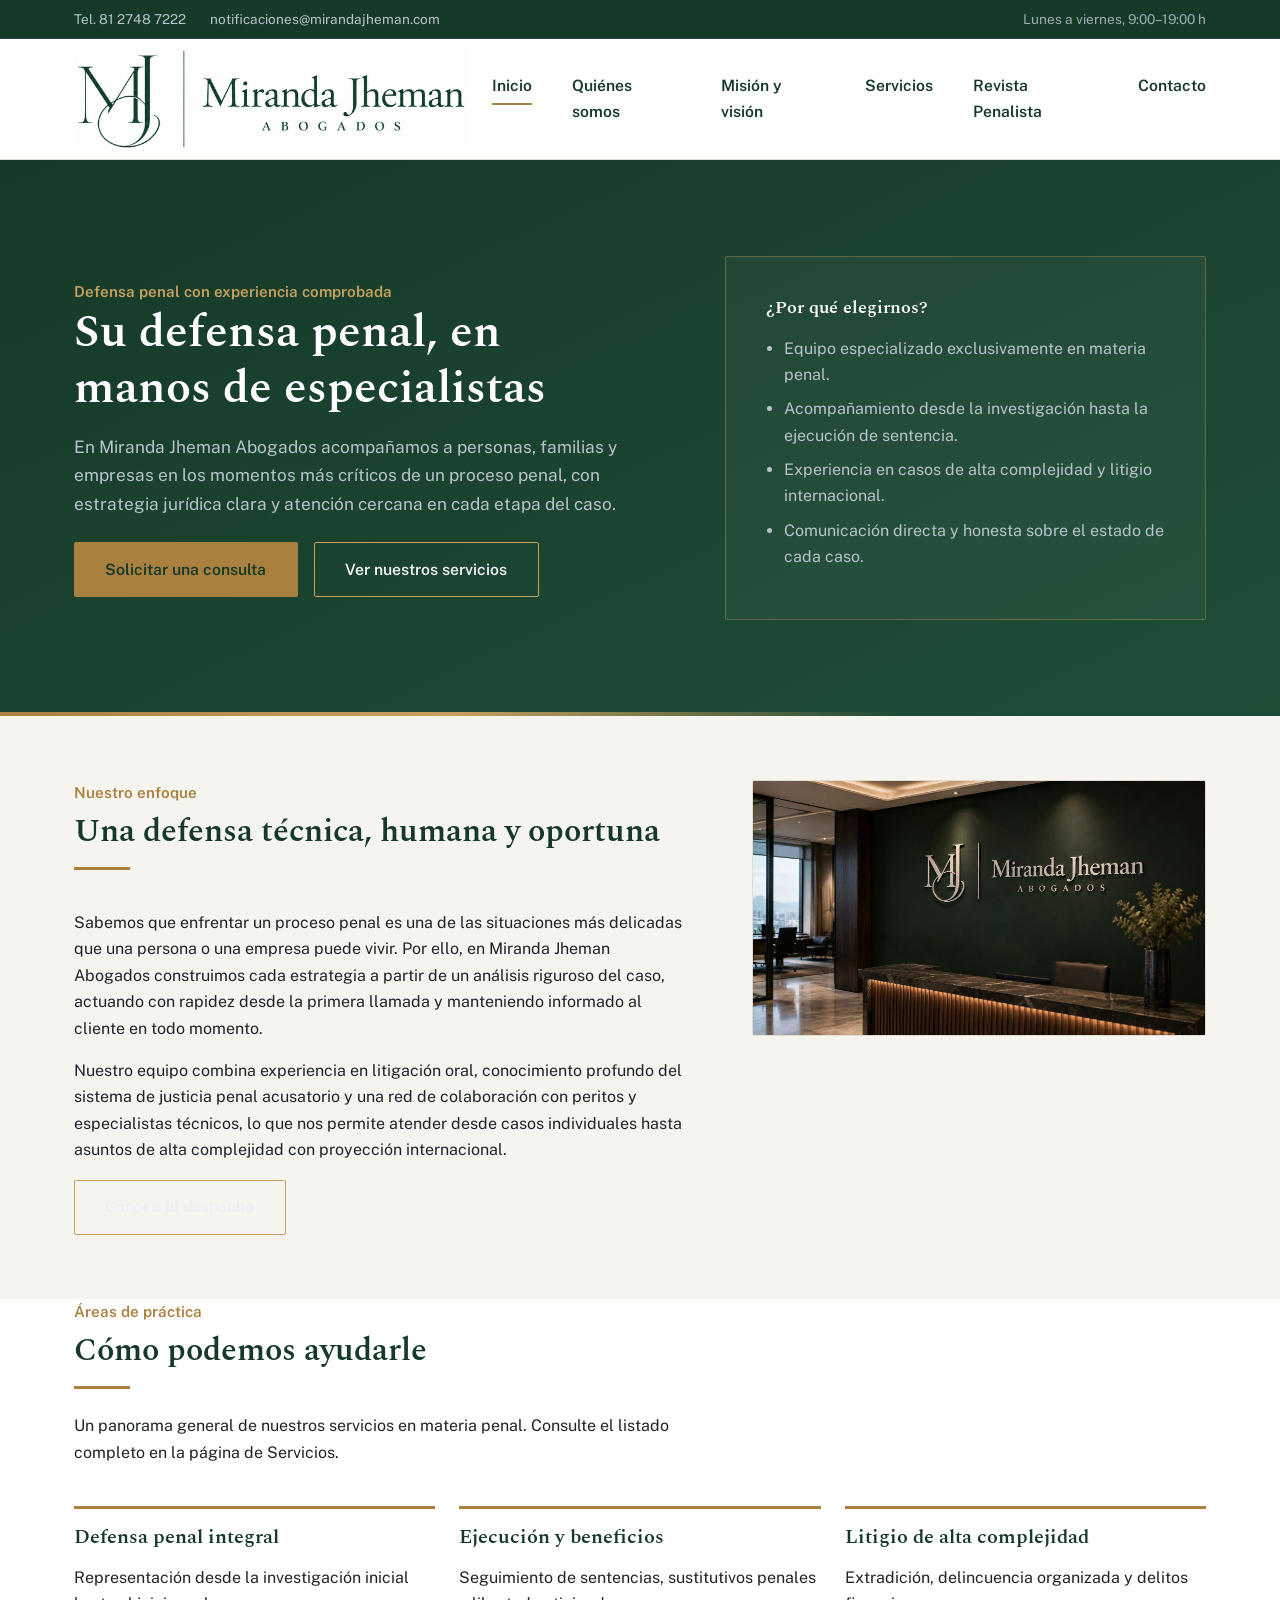
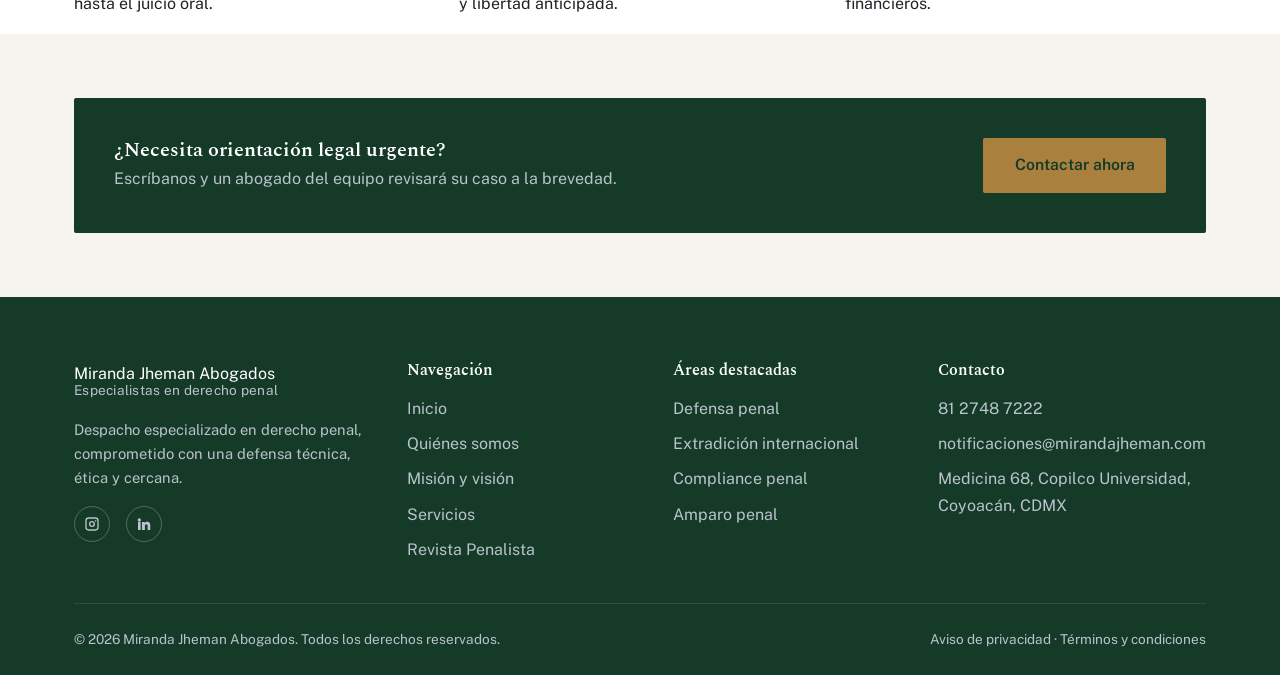
<file: index.html>
<!DOCTYPE html>
<html lang="es">
<head>
  <meta charset="UTF-8">
  <meta name="viewport" content="width=device-width, initial-scale=1.0">

  <!-- ==================== SEO: METADATOS BÁSICOS ====================
       Edita título y descripción si cambias el enfoque de la página.
       El título debe ser único por página (máx. ~60 caracteres). -->
  <title>Miranda Jheman Abogados | Especialistas en Derecho Penal</title>
  <meta name="description" content="Miranda Jheman Abogados: despacho especializado en derecho penal. Defensa penal, ejecución penal, extradición, compliance y amparo. Asesoría legal experta.">
  <meta name="keywords" content="abogados penalistas, defensa penal, despacho de abogados, derecho penal, amparo penal, extradición, ejecución penal, compliance penal">
  <meta name="author" content="Miranda Jheman Abogados">
  <meta name="robots" content="index, follow">
  <link rel="canonical" href="https://www.miranda-jheman.com/">

  <!-- ==================== SEO: OPEN GRAPH (Facebook/LinkedIn) ==================== -->
  <meta property="og:type" content="website">
  <meta property="og:site_name" content="Miranda Jheman Abogados">
  <meta property="og:title" content="Miranda Jheman Abogados | Especialistas en Derecho Penal">
  <meta property="og:description" content="Despacho especializado en derecho penal: defensa penal, ejecución penal, extradición, compliance y amparo.">
  <meta property="og:url" content="https://www.mirandajheman.com/index.html">
  <meta property="og:locale" content="es_MX">
  <meta property="og:image" content="https://www.mirandajheman.com/assets/images/og-cover.jpg">

  <!-- ==================== SEO: TWITTER CARD ==================== -->
  <meta name="twitter:card" content="summary_large_image">
  <meta name="twitter:title" content="Miranda Jheman Abogados | Especialistas en Derecho Penal">
  <meta name="twitter:description" content="Despacho especializado en derecho penal: defensa penal, ejecución penal, extradición, compliance y amparo.">
  <meta name="twitter:image" content="https://www.mirandajheman.com/assets/images/og-cover.jpg">

  <!-- ==================== SEO: DATOS ESTRUCTURADOS (Schema.org) ====================
       Ayuda a que Google entienda que es un despacho legal y pueda mostrar
       ficha enriquecida (nombre, teléfono, dirección) en resultados de búsqueda.
       Actualiza los datos reales del despacho aquí. -->
  <script type="application/ld+json">
  {
    "@context": "https://schema.org",
    "@type": "LegalService",
    "name": "Miranda Jheman Abogados",
    "description": "Despacho de abogados especializado en derecho penal.",
    "url": "https://www.mirandajheman.com/",
    "telephone": "+52-81-2748-7222",
    "email": "notificaciones@mirandajheman.com",
    "address": {
      "@type": "PostalAddress",
      "streetAddress": "Medicina 68, Copilco Universidad, Coyoacán",
      "addressLocality": "Ciudad de México",
      "postalCode": "04360",
      "addressCountry": "MX"
    },
    "areaServed": "MX",
    "priceRange": "$$"
  }
  </script>

  <!-- Favicon -->
  <link rel="icon" type="image/png" href="assets/images/favicon.png">

  <!-- Tipografías (Google Fonts): serif para titulares, sans-serif para texto -->
  <link rel="preconnect" href="https://fonts.googleapis.com">
  <link rel="preconnect" href="https://fonts.gstatic.com" crossorigin>
  <link href="https://fonts.googleapis.com/css2?family=Spectral:wght@500;600;700&family=Public+Sans:wght@400;500;600;700&display=swap" rel="stylesheet">

  <!-- Hoja de estilos principal -->
  <link rel="stylesheet" href="css/styles.css">
</head>
<body>

  <!-- =========================================================
       BARRA SUPERIOR DE CONTACTO
       Franja delgada con teléfono, correo y horario. Se repite
       igual en todas las páginas.
       ========================================================= -->
  <div class="top-bar">
    <div class="container">
      <div class="top-bar__contacts">
        <a href="tel:+528127487222">Tel. 81 2748 7222</a>
        <a href="mailto:notificaciones@mirandajheman.com">notificaciones@mirandajheman.com</a>
      </div>
      <div class="top-bar__hours">Lunes a viernes, 9:00–19:00 h</div>
    </div>
  </div>

  <!-- =========================================================
       ENCABEZADO: LOGOTIPO + MENÚ
       El logotipo ya incluye el nombre del despacho y el lema
       "ABOGADOS", por lo que se usa como una sola imagen. Para actualizarlo en el futuro, sustituye el archivo
       assets/images/logo.png por la nueva versión (mismo nombre de
       archivo) o cambia la ruta del atributo src de abajo.
       ========================================================= -->
  <header class="site-header">
    <div class="container">
      <a href="index.html" class="brand">
        <img src="assets/images/logo.png" alt="Miranda Jheman Abogados — Especialistas en derecho penal" class="brand__logo-full">
      </a>

      <!-- Botón de menú móvil -->
      <button class="nav-toggle" aria-label="Abrir menú de navegación" aria-expanded="false">
        <span></span>
      </button>

      <!-- MENÚ DE NAVEGACIÓN PRINCIPAL -->
      <nav class="main-nav" aria-label="Navegación principal">
        <ul>
          <li><a href="index.html" aria-current="page">Inicio</a></li>
          <li><a href="quienes-somos.html">Quiénes somos</a></li>
          <li><a href="mision-vision.html">Misión y visión</a></li>
          <li><a href="servicios.html">Servicios</a></li>
          <li><a href="revista.html">Revista Penalista</a></li>
          <li><a href="contacto.html">Contacto</a></li>
        </ul>
      </nav>
    </div>
  </header>

  <!-- =========================================================
       BANNER / HERO PRINCIPAL DE LA HOME
       Cambia el titular, el texto y la lista de puntos según lo
       que quieras destacar.
       ========================================================= -->
  <section class="page-hero home-hero">
    <div class="container home-hero__grid">
      <div>
        <span class="page-hero__eyebrow">Defensa penal con experiencia comprobada</span>
        <h1>Su defensa penal, en manos de especialistas</h1>
        <p class="lead">
          En Miranda Jheman Abogados acompañamos a personas, familias y empresas
          en los momentos más críticos de un proceso penal, con estrategia jurídica
          clara y atención cercana en cada etapa del caso.
        </p>
        <div class="home-hero__actions">
          <a href="contacto.html" class="btn btn-primary">Solicitar una consulta</a>
          <a href="servicios.html" class="btn btn-outline">Ver nuestros servicios</a>
        </div>
      </div>

      <div class="home-hero__panel">
        <h2>¿Por qué elegirnos?</h2>
        <ul>
          <li>Equipo especializado exclusivamente en materia penal.</li>
          <li>Acompañamiento desde la investigación hasta la ejecución de sentencia.</li>
          <li>Experiencia en casos de alta complejidad y litigio internacional.</li>
          <li>Comunicación directa y honesta sobre el estado de cada caso.</li>
        </ul>
      </div>
    </div>
  </section>

  <!-- =========================================================
       ÁREA CENTRAL DE CONTENIDO — HOME
       Aquí puedes editar el texto de presentación y la imagen.
       ========================================================= -->
  <main>
    <section class="section">
      <div class="container content-grid">
        <div>
          <div class="section-title-row">
            <span class="kicker">Nuestro enfoque</span>
            <h2>Una defensa técnica, humana y oportuna</h2>
            <hr class="divider-rule">
          </div>
          <p>
            Sabemos que enfrentar un proceso penal es una de las situaciones más
            delicadas que una persona o una empresa puede vivir. Por ello, en
            Miranda Jheman Abogados construimos cada estrategia a partir de un
            análisis riguroso del caso, actuando con rapidez desde la primera
            llamada y manteniendo informado al cliente en todo momento.
          </p>
          <p>
            Nuestro equipo combina experiencia en litigación oral, conocimiento
            profundo del sistema de justicia penal acusatorio y una red de
            colaboración con peritos y especialistas técnicos, lo que nos permite
            atender desde casos individuales hasta asuntos de alta complejidad
            con proyección internacional.
          </p>
          <a href="quienes-somos.html" class="btn btn-outline">Conoce al despacho</a>
        </div>

        <!-- Fotografía de la recepción del despacho, con el logotipo instalado -->
        <div>
          <img src="assets/images/oficina-recepcion.jpg"
               alt="Recepción de Miranda Jheman Abogados">
        </div>
      </div>
    </section>

    <!-- =========================================================
         VISTA PREVIA DE SERVICIOS (enlaza a la página completa)
         ========================================================= -->
    <section class="section-alt">
      <div class="container">
        <div class="section-title-row">
          <span class="kicker">Áreas de práctica</span>
          <h2>Cómo podemos ayudarle</h2>
          <hr class="divider-rule">
          <p>Un panorama general de nuestros servicios en materia penal. Consulte el listado completo en la página de Servicios.</p>
        </div>
        <div class="values-grid">
          <div class="value-item">
            <h3>Defensa penal integral</h3>
            <p>Representación desde la investigación inicial hasta el juicio oral.</p>
          </div>
          <div class="value-item">
            <h3>Ejecución y beneficios</h3>
            <p>Seguimiento de sentencias, sustitutivos penales y libertad anticipada.</p>
          </div>
          <div class="value-item">
            <h3>Litigio de alta complejidad</h3>
            <p>Extradición, delincuencia organizada y delitos financieros.</p>
          </div>
        </div>
      </div>
    </section>

    <!-- =========================================================
         AVISO / LLAMADO A LA ACCIÓN FINAL
         ========================================================= -->
    <section class="section">
      <div class="container">
        <div class="callout">
          <div>
            <h3>¿Necesita orientación legal urgente?</h3>
            <p>Escríbanos y un abogado del equipo revisará su caso a la brevedad.</p>
          </div>
          <a href="contacto.html" class="btn btn-primary">Contactar ahora</a>
        </div>
      </div>
    </section>
  </main>

  <!-- =========================================================
       PIE DE PÁGINA
       Igual en todas las páginas: datos de contacto, enlaces y redes.
       ========================================================= -->
  <footer class="site-footer">
    <div class="container">
      <div class="footer-grid">
        <div class="footer-brand">
          <span class="brand__firm">Miranda Jheman Abogados</span>
          <p style="margin-top:-0.5rem; font-size:0.85rem; letter-spacing:0.02em;">Especialistas en derecho penal</p>
          <p>Despacho especializado en derecho penal, comprometido con una
             defensa técnica, ética y cercana.</p>
          <div class="footer-social">
            <a href="https://www.instagram.com/oscarmirandajheman/" target="_blank" rel="noopener noreferrer" aria-label="Instagram"><svg viewBox="0 0 24 24"><path fill-rule="evenodd" d="M7 2h10a5 5 0 015 5v10a5 5 0 01-5 5H7a5 5 0 01-5-5V7a5 5 0 015-5zm0 2a3 3 0 00-3 3v10a3 3 0 003 3h10a3 3 0 003-3V7a3 3 0 00-3-3H7zm5 3.5a4.5 4.5 0 110 9 4.5 4.5 0 010-9zm0 2a2.5 2.5 0 100 5 2.5 2.5 0 000-5zM17.5 6a1.1 1.1 0 110 2.2 1.1 1.1 0 010-2.2z"/></svg></a>
            <a href="https://mx.linkedin.com/in/oscar-miranda-jheman-27689623b" target="_blank" rel="noopener noreferrer" aria-label="LinkedIn"><svg viewBox="0 0 24 24"><path d="M4.98 3.5a2.5 2.5 0 11-.02 5.001A2.5 2.5 0 014.98 3.5zM3 9h4v12H3zM9 9h3.8v1.7h.05c.53-1 1.83-2.05 3.77-2.05 4.03 0 4.78 2.66 4.78 6.1V21h-4v-5.6c0-1.34-.02-3.06-1.87-3.06-1.87 0-2.16 1.46-2.16 2.96V21H9z"/></svg></a>
          </div>
        </div>
        <div>
          <h4>Navegación</h4>
          <ul>
            <li><a href="index.html">Inicio</a></li>
            <li><a href="quienes-somos.html">Quiénes somos</a></li>
            <li><a href="mision-vision.html">Misión y visión</a></li>
            <li><a href="servicios.html">Servicios</a></li>
            <li><a href="revista.html">Revista Penalista</a></li>
          </ul>
        </div>
        <div>
          <h4>Áreas destacadas</h4>
          <ul>
            <li><a href="servicios.html#defensa-penal">Defensa penal</a></li>
            <li><a href="servicios.html#extradicion">Extradición internacional</a></li>
            <li><a href="servicios.html#compliance">Compliance penal</a></li>
            <li><a href="servicios.html#amparo-penal">Amparo penal</a></li>
          </ul>
        </div>
        <div>
          <h4>Contacto</h4>
          <ul>
            <li><a href="tel:+528127487222">81 2748 7222</a></li>
            <li><a href="mailto:notificaciones@mirandajheman.com">notificaciones@mirandajheman.com</a></li>
            <li>Medicina 68, Copilco Universidad, Coyoacán, CDMX</li>
          </ul>
        </div>
      </div>
      <div class="footer-bottom">
        <span>&copy; <span id="year"></span> Miranda Jheman Abogados. Todos los derechos reservados.</span>
        <span>Aviso de privacidad · Términos y condiciones</span>
      </div>
    </div>
  </footer>

  <script>document.getElementById("year").textContent = new Date().getFullYear();</script>
  <script src="js/main.js"></script>
</body>
</html>
</file>
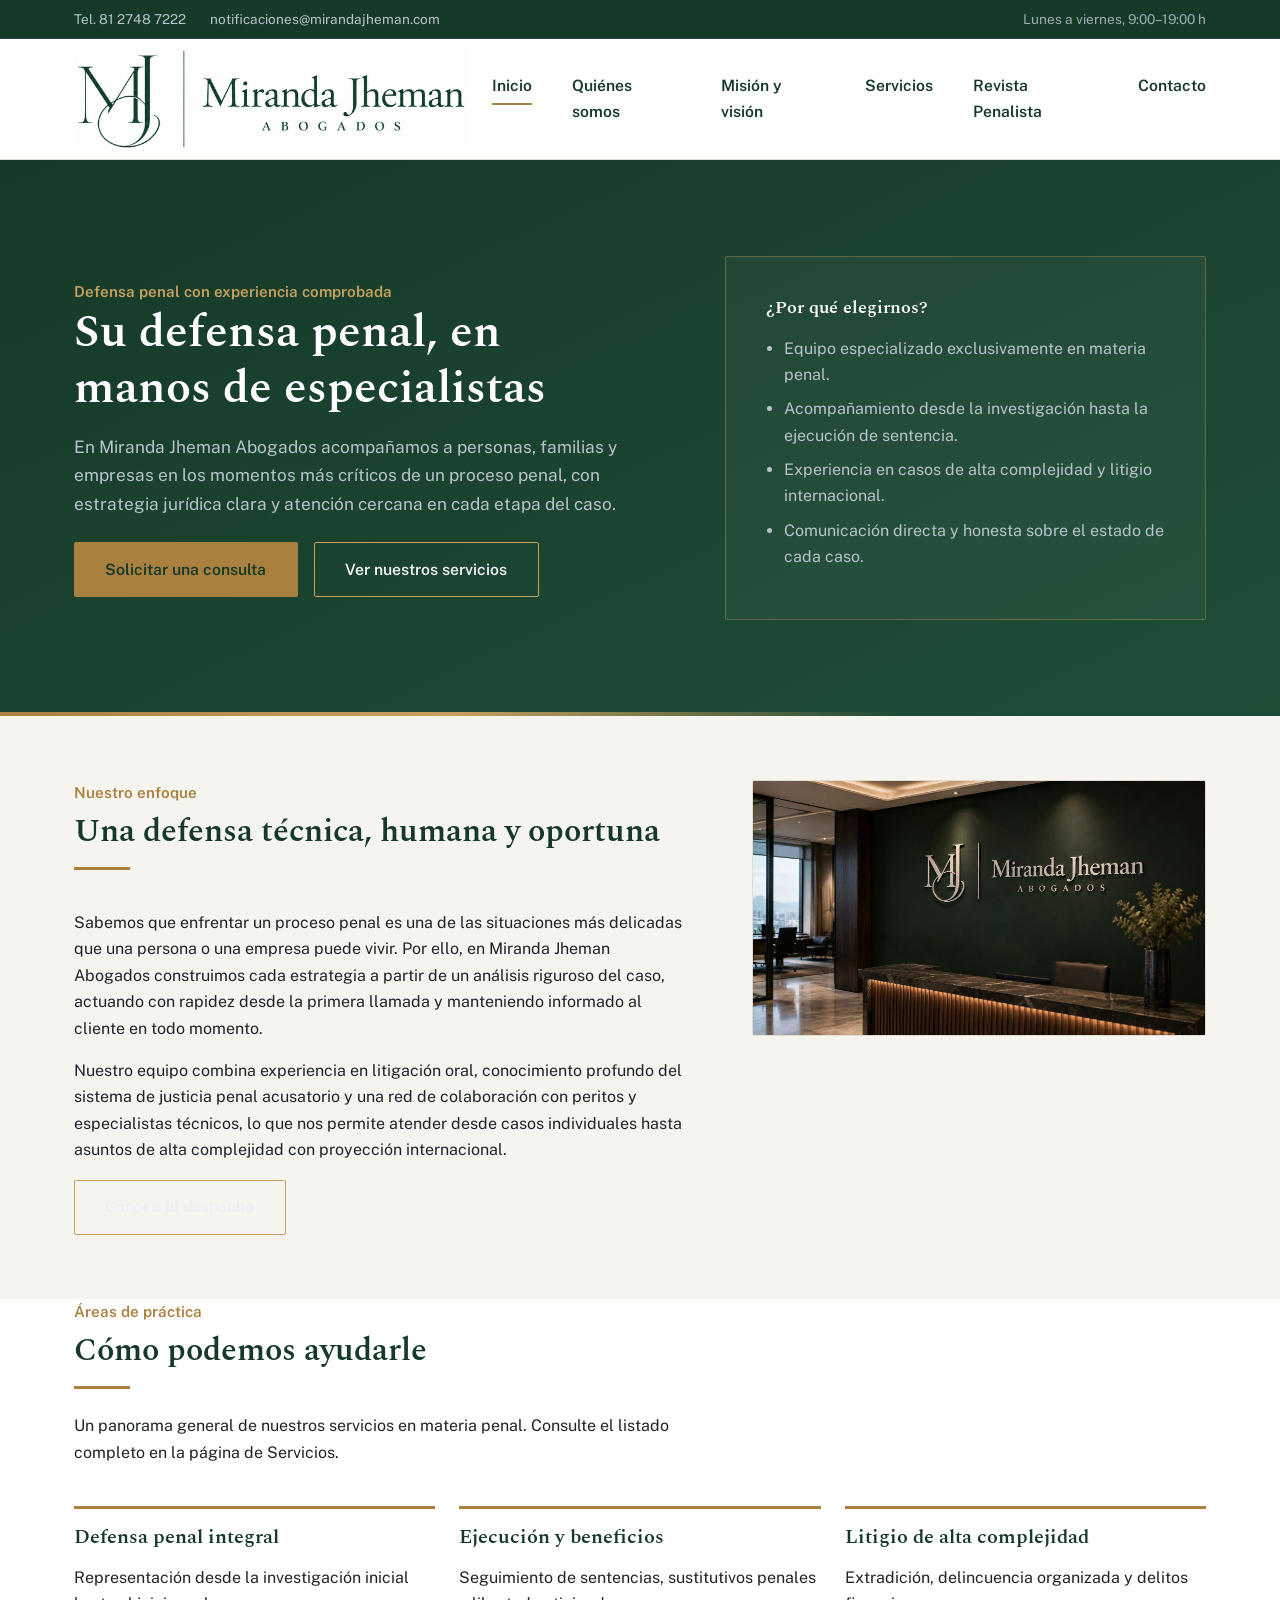
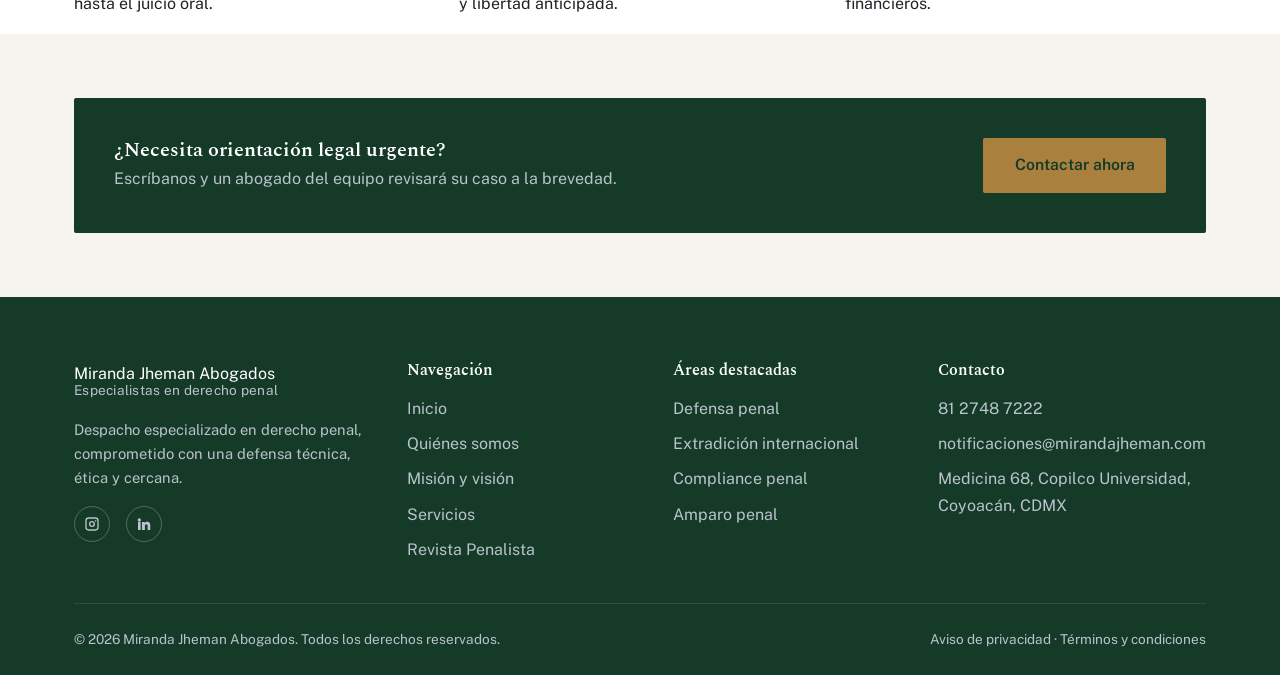
<file: miranda-jheman-website/miranda-jheman-website/index.html>
<!DOCTYPE html>
<html lang="es">
<head>
  <meta charset="UTF-8">
  <meta name="viewport" content="width=device-width, initial-scale=1.0">

  <!-- ==================== SEO: METADATOS BÁSICOS ====================
       Edita título y descripción si cambias el enfoque de la página.
       El título debe ser único por página (máx. ~60 caracteres). -->
  <title>Miranda Jheman Abogados | Especialistas en Derecho Penal</title>
  <meta name="description" content="Miranda Jheman Abogados: despacho especializado en derecho penal. Defensa penal, ejecución penal, extradición, compliance y amparo. Asesoría legal experta.">
  <meta name="keywords" content="abogados penalistas, defensa penal, despacho de abogados, derecho penal, amparo penal, extradición, ejecución penal, compliance penal">
  <meta name="author" content="Miranda Jheman Abogados">
  <meta name="robots" content="index, follow">
  <link rel="canonical" href="https://www.mirandajheman.com/index.html">

  <!-- ==================== SEO: OPEN GRAPH (Facebook/LinkedIn) ==================== -->
  <meta property="og:type" content="website">
  <meta property="og:site_name" content="Miranda Jheman Abogados">
  <meta property="og:title" content="Miranda Jheman Abogados | Especialistas en Derecho Penal">
  <meta property="og:description" content="Despacho especializado en derecho penal: defensa penal, ejecución penal, extradición, compliance y amparo.">
  <meta property="og:url" content="https://www.mirandajheman.com/index.html">
  <meta property="og:locale" content="es_MX">
  <meta property="og:image" content="https://www.mirandajheman.com/assets/images/og-cover.jpg">

  <!-- ==================== SEO: TWITTER CARD ==================== -->
  <meta name="twitter:card" content="summary_large_image">
  <meta name="twitter:title" content="Miranda Jheman Abogados | Especialistas en Derecho Penal">
  <meta name="twitter:description" content="Despacho especializado en derecho penal: defensa penal, ejecución penal, extradición, compliance y amparo.">
  <meta name="twitter:image" content="https://www.mirandajheman.com/assets/images/og-cover.jpg">

  <!-- ==================== SEO: DATOS ESTRUCTURADOS (Schema.org) ====================
       Ayuda a que Google entienda que es un despacho legal y pueda mostrar
       ficha enriquecida (nombre, teléfono, dirección) en resultados de búsqueda.
       Actualiza los datos reales del despacho aquí. -->
  <script type="application/ld+json">
  {
    "@context": "https://schema.org",
    "@type": "LegalService",
    "name": "Miranda Jheman Abogados",
    "description": "Despacho de abogados especializado en derecho penal.",
    "url": "https://www.mirandajheman.com/",
    "telephone": "+52-81-2748-7222",
    "email": "notificaciones@mirandajheman.com",
    "address": {
      "@type": "PostalAddress",
      "streetAddress": "Medicina 68, Copilco Universidad, Coyoacán",
      "addressLocality": "Ciudad de México",
      "postalCode": "04360",
      "addressCountry": "MX"
    },
    "areaServed": "MX",
    "priceRange": "$$"
  }
  </script>

  <!-- Favicon -->
  <link rel="icon" type="image/png" href="assets/images/favicon.png">

  <!-- Tipografías (Google Fonts): serif para titulares, sans-serif para texto -->
  <link rel="preconnect" href="https://fonts.googleapis.com">
  <link rel="preconnect" href="https://fonts.gstatic.com" crossorigin>
  <link href="https://fonts.googleapis.com/css2?family=Spectral:wght@500;600;700&family=Public+Sans:wght@400;500;600;700&display=swap" rel="stylesheet">

  <!-- Hoja de estilos principal -->
  <link rel="stylesheet" href="css/styles.css">
</head>
<body>

  <!-- =========================================================
       BARRA SUPERIOR DE CONTACTO
       Franja delgada con teléfono, correo y horario. Se repite
       igual en todas las páginas.
       ========================================================= -->
  <div class="top-bar">
    <div class="container">
      <div class="top-bar__contacts">
        <a href="tel:+528127487222">Tel. 81 2748 7222</a>
        <a href="mailto:notificaciones@mirandajheman.com">notificaciones@mirandajheman.com</a>
      </div>
      <div class="top-bar__hours">Lunes a viernes, 9:00–19:00 h</div>
    </div>
  </div>

  <!-- =========================================================
       ENCABEZADO: LOGOTIPO + MENÚ
       El logotipo ya incluye el nombre del despacho y el lema
       "ABOGADOS", por lo que se usa como una sola imagen. Para actualizarlo en el futuro, sustituye el archivo
       assets/images/logo.png por la nueva versión (mismo nombre de
       archivo) o cambia la ruta del atributo src de abajo.
       ========================================================= -->
  <header class="site-header">
    <div class="container">
      <a href="index.html" class="brand">
        <img src="assets/images/logo.png" alt="Miranda Jheman Abogados — Especialistas en derecho penal" class="brand__logo-full">
      </a>

      <!-- Botón de menú móvil -->
      <button class="nav-toggle" aria-label="Abrir menú de navegación" aria-expanded="false">
        <span></span>
      </button>

      <!-- MENÚ DE NAVEGACIÓN PRINCIPAL -->
      <nav class="main-nav" aria-label="Navegación principal">
        <ul>
          <li><a href="index.html" aria-current="page">Inicio</a></li>
          <li><a href="quienes-somos.html">Quiénes somos</a></li>
          <li><a href="mision-vision.html">Misión y visión</a></li>
          <li><a href="servicios.html">Servicios</a></li>
          <li><a href="revista.html">Revista Penalista</a></li>
          <li><a href="contacto.html">Contacto</a></li>
        </ul>
      </nav>
    </div>
  </header>

  <!-- =========================================================
       BANNER / HERO PRINCIPAL DE LA HOME
       Cambia el titular, el texto y la lista de puntos según lo
       que quieras destacar.
       ========================================================= -->
  <section class="page-hero home-hero">
    <div class="container home-hero__grid">
      <div>
        <span class="page-hero__eyebrow">Defensa penal con experiencia comprobada</span>
        <h1>Su defensa penal, en manos de especialistas</h1>
        <p class="lead">
          En Miranda Jheman Abogados acompañamos a personas, familias y empresas
          en los momentos más críticos de un proceso penal, con estrategia jurídica
          clara y atención cercana en cada etapa del caso.
        </p>
        <div class="home-hero__actions">
          <a href="contacto.html" class="btn btn-primary">Solicitar una consulta</a>
          <a href="servicios.html" class="btn btn-outline">Ver nuestros servicios</a>
        </div>
      </div>

      <div class="home-hero__panel">
        <h2>¿Por qué elegirnos?</h2>
        <ul>
          <li>Equipo especializado exclusivamente en materia penal.</li>
          <li>Acompañamiento desde la investigación hasta la ejecución de sentencia.</li>
          <li>Experiencia en casos de alta complejidad y litigio internacional.</li>
          <li>Comunicación directa y honesta sobre el estado de cada caso.</li>
        </ul>
      </div>
    </div>
  </section>

  <!-- =========================================================
       ÁREA CENTRAL DE CONTENIDO — HOME
       Aquí puedes editar el texto de presentación y la imagen.
       ========================================================= -->
  <main>
    <section class="section">
      <div class="container content-grid">
        <div>
          <div class="section-title-row">
            <span class="kicker">Nuestro enfoque</span>
            <h2>Una defensa técnica, humana y oportuna</h2>
            <hr class="divider-rule">
          </div>
          <p>
            Sabemos que enfrentar un proceso penal es una de las situaciones más
            delicadas que una persona o una empresa puede vivir. Por ello, en
            Miranda Jheman Abogados construimos cada estrategia a partir de un
            análisis riguroso del caso, actuando con rapidez desde la primera
            llamada y manteniendo informado al cliente en todo momento.
          </p>
          <p>
            Nuestro equipo combina experiencia en litigación oral, conocimiento
            profundo del sistema de justicia penal acusatorio y una red de
            colaboración con peritos y especialistas técnicos, lo que nos permite
            atender desde casos individuales hasta asuntos de alta complejidad
            con proyección internacional.
          </p>
          <a href="quienes-somos.html" class="btn btn-outline">Conoce al despacho</a>
        </div>

        <!-- Fotografía de la recepción del despacho, con el logotipo instalado -->
        <div>
          <img src="assets/images/oficina-recepcion.jpg"
               alt="Recepción de Miranda Jheman Abogados">
        </div>
      </div>
    </section>

    <!-- =========================================================
         VISTA PREVIA DE SERVICIOS (enlaza a la página completa)
         ========================================================= -->
    <section class="section-alt">
      <div class="container">
        <div class="section-title-row">
          <span class="kicker">Áreas de práctica</span>
          <h2>Cómo podemos ayudarle</h2>
          <hr class="divider-rule">
          <p>Un panorama general de nuestros servicios en materia penal. Consulte el listado completo en la página de Servicios.</p>
        </div>
        <div class="values-grid">
          <div class="value-item">
            <h3>Defensa penal integral</h3>
            <p>Representación desde la investigación inicial hasta el juicio oral.</p>
          </div>
          <div class="value-item">
            <h3>Ejecución y beneficios</h3>
            <p>Seguimiento de sentencias, sustitutivos penales y libertad anticipada.</p>
          </div>
          <div class="value-item">
            <h3>Litigio de alta complejidad</h3>
            <p>Extradición, delincuencia organizada y delitos financieros.</p>
          </div>
        </div>
      </div>
    </section>

    <!-- =========================================================
         AVISO / LLAMADO A LA ACCIÓN FINAL
         ========================================================= -->
    <section class="section">
      <div class="container">
        <div class="callout">
          <div>
            <h3>¿Necesita orientación legal urgente?</h3>
            <p>Escríbanos y un abogado del equipo revisará su caso a la brevedad.</p>
          </div>
          <a href="contacto.html" class="btn btn-primary">Contactar ahora</a>
        </div>
      </div>
    </section>
  </main>

  <!-- =========================================================
       PIE DE PÁGINA
       Igual en todas las páginas: datos de contacto, enlaces y redes.
       ========================================================= -->
  <footer class="site-footer">
    <div class="container">
      <div class="footer-grid">
        <div class="footer-brand">
          <span class="brand__firm">Miranda Jheman Abogados</span>
          <p style="margin-top:-0.5rem; font-size:0.85rem; letter-spacing:0.02em;">Especialistas en derecho penal</p>
          <p>Despacho especializado en derecho penal, comprometido con una
             defensa técnica, ética y cercana.</p>
          <div class="footer-social">
            <a href="https://www.instagram.com/oscarmirandajheman/" target="_blank" rel="noopener noreferrer" aria-label="Instagram"><svg viewBox="0 0 24 24"><path fill-rule="evenodd" d="M7 2h10a5 5 0 015 5v10a5 5 0 01-5 5H7a5 5 0 01-5-5V7a5 5 0 015-5zm0 2a3 3 0 00-3 3v10a3 3 0 003 3h10a3 3 0 003-3V7a3 3 0 00-3-3H7zm5 3.5a4.5 4.5 0 110 9 4.5 4.5 0 010-9zm0 2a2.5 2.5 0 100 5 2.5 2.5 0 000-5zM17.5 6a1.1 1.1 0 110 2.2 1.1 1.1 0 010-2.2z"/></svg></a>
            <a href="https://mx.linkedin.com/in/oscar-miranda-jheman-27689623b" target="_blank" rel="noopener noreferrer" aria-label="LinkedIn"><svg viewBox="0 0 24 24"><path d="M4.98 3.5a2.5 2.5 0 11-.02 5.001A2.5 2.5 0 014.98 3.5zM3 9h4v12H3zM9 9h3.8v1.7h.05c.53-1 1.83-2.05 3.77-2.05 4.03 0 4.78 2.66 4.78 6.1V21h-4v-5.6c0-1.34-.02-3.06-1.87-3.06-1.87 0-2.16 1.46-2.16 2.96V21H9z"/></svg></a>
          </div>
        </div>
        <div>
          <h4>Navegación</h4>
          <ul>
            <li><a href="index.html">Inicio</a></li>
            <li><a href="quienes-somos.html">Quiénes somos</a></li>
            <li><a href="mision-vision.html">Misión y visión</a></li>
            <li><a href="servicios.html">Servicios</a></li>
            <li><a href="revista.html">Revista Penalista</a></li>
          </ul>
        </div>
        <div>
          <h4>Áreas destacadas</h4>
          <ul>
            <li><a href="servicios.html#defensa-penal">Defensa penal</a></li>
            <li><a href="servicios.html#extradicion">Extradición internacional</a></li>
            <li><a href="servicios.html#compliance">Compliance penal</a></li>
            <li><a href="servicios.html#amparo-penal">Amparo penal</a></li>
          </ul>
        </div>
        <div>
          <h4>Contacto</h4>
          <ul>
            <li><a href="tel:+528127487222">81 2748 7222</a></li>
            <li><a href="mailto:notificaciones@mirandajheman.com">notificaciones@mirandajheman.com</a></li>
            <li>Medicina 68, Copilco Universidad, Coyoacán, CDMX</li>
          </ul>
        </div>
      </div>
      <div class="footer-bottom">
        <span>&copy; <span id="year"></span> Miranda Jheman Abogados. Todos los derechos reservados.</span>
        <span>Aviso de privacidad · Términos y condiciones</span>
      </div>
    </div>
  </footer>

  <script>document.getElementById("year").textContent = new Date().getFullYear();</script>
  <script src="js/main.js"></script>
</body>
</html>
</file>
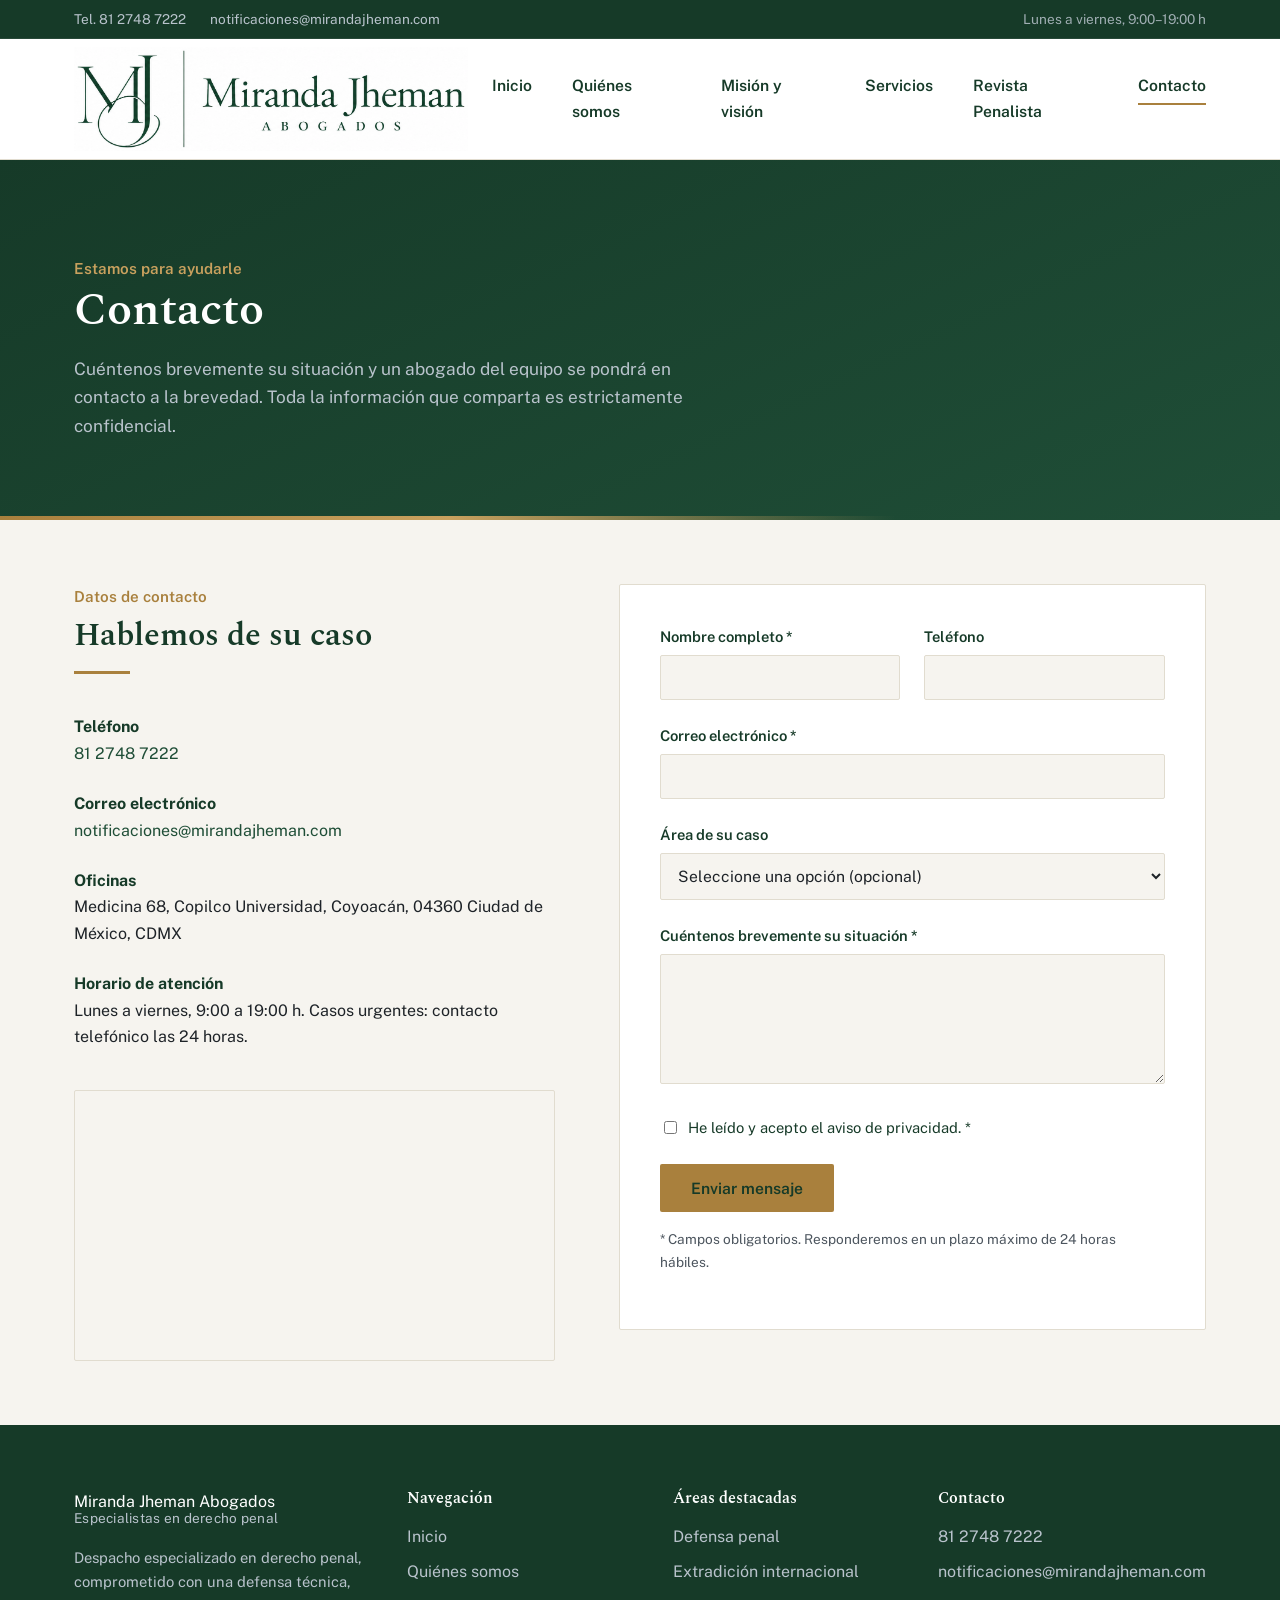
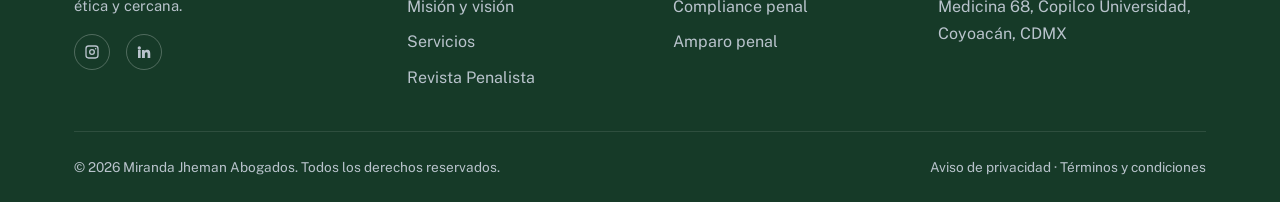
<file: contacto.html>
<!DOCTYPE html>
<html lang="es">
<head>
  <meta charset="UTF-8">
  <meta name="viewport" content="width=device-width, initial-scale=1.0">

  <!-- ==================== SEO: METADATOS BÁSICOS ==================== -->
  <title>Contacto | Miranda Jheman Abogados</title>
  <meta name="description" content="Contacte a Miranda Jheman Abogados para una consulta legal en materia penal. Teléfono, correo, ubicación y formulario de contacto.">
  <meta name="keywords" content="contacto despacho de abogados, consulta abogado penalista, abogados penal contacto">
  <meta name="robots" content="index, follow">
  <link rel="canonical" href="https://www.mirandajheman.com/contacto.html">

  <!-- ==================== SEO: OPEN GRAPH ==================== -->
  <meta property="og:type" content="website">
  <meta property="og:site_name" content="Miranda Jheman Abogados">
  <meta property="og:title" content="Contacto | Miranda Jheman Abogados">
  <meta property="og:description" content="Contacte a Miranda Jheman Abogados para una consulta legal en materia penal.">
  <meta property="og:url" content="https://www.mirandajheman.com/contacto.html">
  <meta property="og:locale" content="es_MX">
  <meta property="og:image" content="https://www.mirandajheman.com/assets/images/og-cover.jpg">

  <!-- ==================== SEO: TWITTER CARD ==================== -->
  <meta name="twitter:card" content="summary_large_image">
  <meta name="twitter:title" content="Contacto | Miranda Jheman Abogados">
  <meta name="twitter:description" content="Contacte a Miranda Jheman Abogados para una consulta legal en materia penal.">
  <meta name="twitter:image" content="https://www.mirandajheman.com/assets/images/og-cover.jpg">

  <link rel="icon" type="image/png" href="assets/images/favicon.png">
  <link rel="preconnect" href="https://fonts.googleapis.com">
  <link rel="preconnect" href="https://fonts.gstatic.com" crossorigin>
  <link href="https://fonts.googleapis.com/css2?family=Spectral:wght@500;600;700&family=Public+Sans:wght@400;500;600;700&display=swap" rel="stylesheet">
  <link rel="stylesheet" href="css/styles.css">
</head>
<body>

  <!-- BARRA SUPERIOR DE CONTACTO -->
  <div class="top-bar">
    <div class="container">
      <div class="top-bar__contacts">
        <a href="tel:+528127487222">Tel. 81 2748 7222</a>
        <a href="mailto:notificaciones@mirandajheman.com">notificaciones@mirandajheman.com</a>
      </div>
      <div class="top-bar__hours">Lunes a viernes, 9:00–19:00 h</div>
    </div>
  </div>

  <!-- ENCABEZADO: LOGOTIPO + MENÚ
       El logotipo ya incluye el nombre del despacho y el lema "ABOGADOS".
       Para actualizarlo, sustituye el
       archivo assets/images/logo.png por la nueva versión. -->
  <header class="site-header">
    <div class="container">
      <a href="index.html" class="brand">
        <img src="assets/images/logo.png" alt="Miranda Jheman Abogados — Especialistas en derecho penal" class="brand__logo-full">
      </a>

      <button class="nav-toggle" aria-label="Abrir menú de navegación" aria-expanded="false">
        <span></span>
      </button>

      <nav class="main-nav" aria-label="Navegación principal">
        <ul>
          <li><a href="index.html">Inicio</a></li>
          <li><a href="quienes-somos.html">Quiénes somos</a></li>
          <li><a href="mision-vision.html">Misión y visión</a></li>
          <li><a href="servicios.html">Servicios</a></li>
          <li><a href="revista.html">Revista Penalista</a></li>
          <li><a href="contacto.html" aria-current="page">Contacto</a></li>
        </ul>
      </nav>
    </div>
  </header>

  <!-- BANNER / HERO de esta página -->
  <section class="page-hero">
    <div class="container">
      <span class="page-hero__eyebrow">Estamos para ayudarle</span>
      <h1>Contacto</h1>
      <p class="lead">
        Cuéntenos brevemente su situación y un abogado del equipo se pondrá en
        contacto a la brevedad. Toda la información que comparta es
        estrictamente confidencial.
      </p>
    </div>
  </section>

  <!-- =========================================================
       ÁREA CENTRAL — DATOS DE CONTACTO + FORMULARIO
       ========================================================= -->
  <main>
    <section class="section">
      <div class="container contact-grid">

        <!-- ---------------------------------------------------
             COLUMNA IZQUIERDA: datos de contacto y mapa
             Edita teléfono, correo y dirección con los datos reales.
             --------------------------------------------------- -->
        <div>
          <div class="section-title-row">
            <span class="kicker">Datos de contacto</span>
            <h2>Hablemos de su caso</h2>
            <hr class="divider-rule">
          </div>

          <ul class="contact-info-list">
            <li>
              <div>
                <strong>Teléfono</strong>
                <a href="tel:+528127487222">81 2748 7222</a>
              </div>
            </li>
            <li>
              <div>
                <strong>Correo electrónico</strong>
                <a href="mailto:notificaciones@mirandajheman.com">notificaciones@mirandajheman.com</a>
              </div>
            </li>
            <li>
              <div>
                <strong>Oficinas</strong>
                <span>Medicina 68, Copilco Universidad, Coyoacán, 04360 Ciudad de México, CDMX</span>
              </div>
            </li>
            <li>
              <div>
                <strong>Horario de atención</strong>
                <span>Lunes a viernes, 9:00 a 19:00 h. Casos urgentes: contacto telefónico las 24 horas.</span>
              </div>
            </li>
          </ul>

          <!-- Mapa: reemplaza el "src" del iframe con la ubicación real
               obtenida desde Google Maps (botón "Compartir" → "Insertar mapa"). -->
          <div class="map-frame">
            <iframe
              src="https://www.google.com/maps?q=Medicina+68%2C+Copilco+Universidad%2C+Coyoac%C3%A1n%2C+04360+Ciudad+de+M%C3%A9xico%2C+CDMX&output=embed"
              title="Ubicación de Miranda Jheman Abogados"
              loading="lazy"
              referrerpolicy="no-referrer-when-downgrade">
            </iframe>
          </div>
        </div>

        <!-- ---------------------------------------------------
             COLUMNA DERECHA: FORMULARIO DE CONTACTO
             IMPORTANTE (sitio estático, sin servidor propio):
             este formulario necesita conectarse a un servicio externo
             para que los mensajes lleguen a tu correo. Opciones sencillas:
               - Formspree (https://formspree.io)
               - Web3Forms (https://web3forms.com)
               - EmailJS (https://www.emailjs.com)
             Para activarlo:
               1) Crea una cuenta gratuita en el servicio elegido.
               2) Sustituye el valor de "action" de <form> por la URL
                  que te entregue el servicio.
               3) Elimina el atributo data-demo-mode="true" del formulario.
             --------------------------------------------------- -->
        <div class="contact-form">
          <div id="form-feedback" class="form-feedback" role="alert"></div>

          <form id="contact-form"
                action="https://formspree.io/f/TU_ID_DE_FORMULARIO"
                method="POST"
                data-demo-mode="true">

            <div class="form-row form-row--split">
              <div>
                <label for="nombre">Nombre completo *</label>
                <input type="text" id="nombre" name="nombre" required>
              </div>
              <div>
                <label for="telefono">Teléfono</label>
                <input type="tel" id="telefono" name="telefono">
              </div>
            </div>

            <div class="form-row">
              <label for="email">Correo electrónico *</label>
              <input type="email" id="email" name="email" required>
            </div>

            <div class="form-row">
              <label for="materia">Área de su caso</label>
              <select id="materia" name="materia">
                <option value="">Seleccione una opción (opcional)</option>
                <option value="defensa-penal">Defensa penal</option>
                <option value="ejecucion-penal">Ejecución penal</option>
                <option value="extradicion">Extradición internacional</option>
                <option value="compliance">Compliance y derecho penal financiero</option>
                <option value="delincuencia-organizada">Delincuencia organizada</option>
                <option value="justicia-adolescentes">Justicia penal para adolescentes</option>
                <option value="amparo-penal">Amparo penal</option>
                <option value="otro">Otro</option>
              </select>
            </div>

            <div class="form-row">
              <label for="mensaje">Cuéntenos brevemente su situación *</label>
              <textarea id="mensaje" name="mensaje" required></textarea>
            </div>

            <div class="form-row">
              <label style="display:flex; align-items:flex-start; gap:0.5rem; font-weight:400;">
                <input type="checkbox" id="privacidad" name="privacidad" required style="width:auto; margin-top:0.3rem;">
                <span>He leído y acepto el aviso de privacidad. *</span>
              </label>
            </div>

            <button type="submit" class="btn btn-primary">Enviar mensaje</button>
            <p class="form-note">* Campos obligatorios. Responderemos en un plazo máximo de 24 horas hábiles.</p>
          </form>
        </div>
      </div>
    </section>
  </main>

  <!-- PIE DE PÁGINA -->
  <footer class="site-footer">
    <div class="container">
      <div class="footer-grid">
        <div class="footer-brand">
          <span class="brand__firm">Miranda Jheman Abogados</span>
          <p style="margin-top:-0.5rem; font-size:0.85rem; letter-spacing:0.02em;">Especialistas en derecho penal</p>
          <p>Despacho especializado en derecho penal, comprometido con una
             defensa técnica, ética y cercana.</p>
          <div class="footer-social">
            <a href="https://www.instagram.com/oscarmirandajheman/" target="_blank" rel="noopener noreferrer" aria-label="Instagram"><svg viewBox="0 0 24 24"><path fill-rule="evenodd" d="M7 2h10a5 5 0 015 5v10a5 5 0 01-5 5H7a5 5 0 01-5-5V7a5 5 0 015-5zm0 2a3 3 0 00-3 3v10a3 3 0 003 3h10a3 3 0 003-3V7a3 3 0 00-3-3H7zm5 3.5a4.5 4.5 0 110 9 4.5 4.5 0 010-9zm0 2a2.5 2.5 0 100 5 2.5 2.5 0 000-5zM17.5 6a1.1 1.1 0 110 2.2 1.1 1.1 0 010-2.2z"/></svg></a>
            <a href="https://mx.linkedin.com/in/oscar-miranda-jheman-27689623b" target="_blank" rel="noopener noreferrer" aria-label="LinkedIn"><svg viewBox="0 0 24 24"><path d="M4.98 3.5a2.5 2.5 0 11-.02 5.001A2.5 2.5 0 014.98 3.5zM3 9h4v12H3zM9 9h3.8v1.7h.05c.53-1 1.83-2.05 3.77-2.05 4.03 0 4.78 2.66 4.78 6.1V21h-4v-5.6c0-1.34-.02-3.06-1.87-3.06-1.87 0-2.16 1.46-2.16 2.96V21H9z"/></svg></a>
          </div>
        </div>
        <div>
          <h4>Navegación</h4>
          <ul>
            <li><a href="index.html">Inicio</a></li>
            <li><a href="quienes-somos.html">Quiénes somos</a></li>
            <li><a href="mision-vision.html">Misión y visión</a></li>
            <li><a href="servicios.html">Servicios</a></li>
            <li><a href="revista.html">Revista Penalista</a></li>
          </ul>
        </div>
        <div>
          <h4>Áreas destacadas</h4>
          <ul>
            <li><a href="servicios.html#defensa-penal">Defensa penal</a></li>
            <li><a href="servicios.html#extradicion">Extradición internacional</a></li>
            <li><a href="servicios.html#compliance">Compliance penal</a></li>
            <li><a href="servicios.html#amparo-penal">Amparo penal</a></li>
          </ul>
        </div>
        <div>
          <h4>Contacto</h4>
          <ul>
            <li><a href="tel:+528127487222">81 2748 7222</a></li>
            <li><a href="mailto:notificaciones@mirandajheman.com">notificaciones@mirandajheman.com</a></li>
            <li>Medicina 68, Copilco Universidad, Coyoacán, CDMX</li>
          </ul>
        </div>
      </div>
      <div class="footer-bottom">
        <span>&copy; <span id="year"></span> Miranda Jheman Abogados. Todos los derechos reservados.</span>
        <span>Aviso de privacidad · Términos y condiciones</span>
      </div>
    </div>
  </footer>

  <script>document.getElementById("year").textContent = new Date().getFullYear();</script>
  <script src="js/main.js"></script>
</body>
</html>
</file>
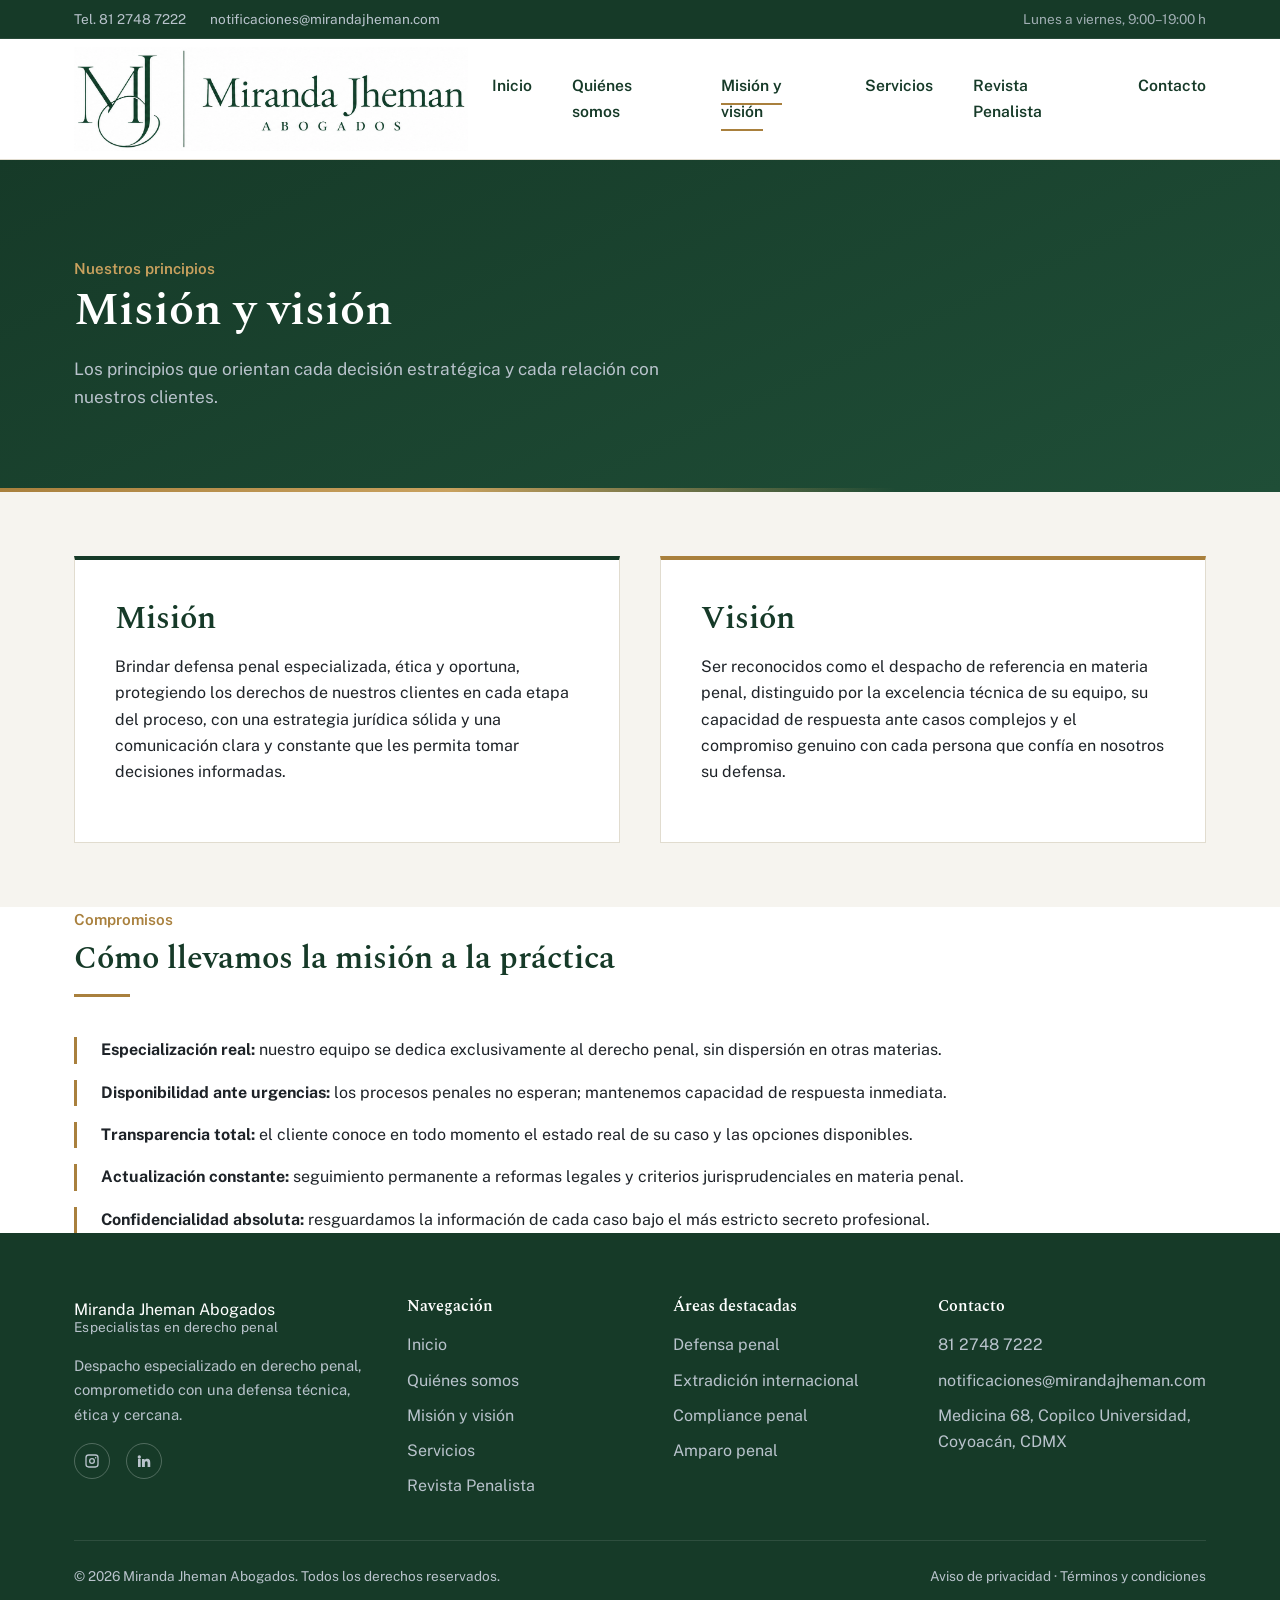
<file: mision-vision.html>
<!DOCTYPE html>
<html lang="es">
<head>
  <meta charset="UTF-8">
  <meta name="viewport" content="width=device-width, initial-scale=1.0">

  <!-- ==================== SEO: METADATOS BÁSICOS ==================== -->
  <title>Misión y Visión | Miranda Jheman Abogados</title>
  <meta name="description" content="Misión, visión y principios que guían el trabajo de Miranda Jheman Abogados, despacho especializado en derecho penal.">
  <meta name="keywords" content="mision vision despacho, principios abogados penalistas, valores despacho legal">
  <meta name="robots" content="index, follow">
  <link rel="canonical" href="https://www.mirandajheman.com/mision-vision.html">

  <!-- ==================== SEO: OPEN GRAPH ==================== -->
  <meta property="og:type" content="website">
  <meta property="og:site_name" content="Miranda Jheman Abogados">
  <meta property="og:title" content="Misión y Visión | Miranda Jheman Abogados">
  <meta property="og:description" content="Misión, visión y principios de Miranda Jheman Abogados, despacho especializado en derecho penal.">
  <meta property="og:url" content="https://www.mirandajheman.com/mision-vision.html">
  <meta property="og:locale" content="es_MX">
  <meta property="og:image" content="https://www.mirandajheman.com/assets/images/og-cover.jpg">

  <!-- ==================== SEO: TWITTER CARD ==================== -->
  <meta name="twitter:card" content="summary_large_image">
  <meta name="twitter:title" content="Misión y Visión | Miranda Jheman Abogados">
  <meta name="twitter:description" content="Misión, visión y principios de Miranda Jheman Abogados, despacho especializado en derecho penal.">
  <meta name="twitter:image" content="https://www.mirandajheman.com/assets/images/og-cover.jpg">

  <link rel="icon" type="image/png" href="assets/images/favicon.png">
  <link rel="preconnect" href="https://fonts.googleapis.com">
  <link rel="preconnect" href="https://fonts.gstatic.com" crossorigin>
  <link href="https://fonts.googleapis.com/css2?family=Spectral:wght@500;600;700&family=Public+Sans:wght@400;500;600;700&display=swap" rel="stylesheet">
  <link rel="stylesheet" href="css/styles.css">
</head>
<body>

  <!-- BARRA SUPERIOR DE CONTACTO -->
  <div class="top-bar">
    <div class="container">
      <div class="top-bar__contacts">
        <a href="tel:+528127487222">Tel. 81 2748 7222</a>
        <a href="mailto:notificaciones@mirandajheman.com">notificaciones@mirandajheman.com</a>
      </div>
      <div class="top-bar__hours">Lunes a viernes, 9:00–19:00 h</div>
    </div>
  </div>

  <!-- ENCABEZADO: LOGOTIPO + MENÚ
       El logotipo ya incluye el nombre del despacho y el lema "ABOGADOS".
       Para actualizarlo, sustituye el
       archivo assets/images/logo.png por la nueva versión. -->
  <header class="site-header">
    <div class="container">
      <a href="index.html" class="brand">
        <img src="assets/images/logo.png" alt="Miranda Jheman Abogados — Especialistas en derecho penal" class="brand__logo-full">
      </a>

      <button class="nav-toggle" aria-label="Abrir menú de navegación" aria-expanded="false">
        <span></span>
      </button>

      <nav class="main-nav" aria-label="Navegación principal">
        <ul>
          <li><a href="index.html">Inicio</a></li>
          <li><a href="quienes-somos.html">Quiénes somos</a></li>
          <li><a href="mision-vision.html" aria-current="page">Misión y visión</a></li>
          <li><a href="servicios.html">Servicios</a></li>
          <li><a href="revista.html">Revista Penalista</a></li>
          <li><a href="contacto.html">Contacto</a></li>
        </ul>
      </nav>
    </div>
  </header>

  <!-- BANNER / HERO de esta página -->
  <section class="page-hero">
    <div class="container">
      <span class="page-hero__eyebrow">Nuestros principios</span>
      <h1>Misión y visión</h1>
      <p class="lead">
        Los principios que orientan cada decisión estratégica y cada relación
        con nuestros clientes.
      </p>
    </div>
  </section>

  <!-- =========================================================
       ÁREA CENTRAL — MISIÓN Y VISIÓN
       Edita el texto de cada tarjeta con la redacción definitiva.
       ========================================================= -->
  <main>
    <section class="section">
      <div class="container">
        <div class="mv-grid">
          <div class="mv-card">
            <h2>Misión</h2>
            <p>
              Brindar defensa penal especializada, ética y oportuna, protegiendo
              los derechos de nuestros clientes en cada etapa del proceso, con
              una estrategia jurídica sólida y una comunicación clara y
              constante que les permita tomar decisiones informadas.
            </p>
          </div>
          <div class="mv-card is-vision">
            <h2>Visión</h2>
            <p>
              Ser reconocidos como el despacho de referencia en materia penal,
              distinguido por la excelencia técnica de su equipo, su capacidad
              de respuesta ante casos complejos y el compromiso genuino con
              cada persona que confía en nosotros su defensa.
            </p>
          </div>
        </div>
      </div>
    </section>

    <!-- =========================================================
         PRINCIPIOS / COMPROMISOS DEL DESPACHO
         ========================================================= -->
    <section class="section-alt">
      <div class="container">
        <div class="section-title-row">
          <span class="kicker">Compromisos</span>
          <h2>Cómo llevamos la misión a la práctica</h2>
          <hr class="divider-rule">
        </div>
        <ul class="principles-list">
          <li><strong>Especialización real:</strong> nuestro equipo se dedica exclusivamente al derecho penal, sin dispersión en otras materias.</li>
          <li><strong>Disponibilidad ante urgencias:</strong> los procesos penales no esperan; mantenemos capacidad de respuesta inmediata.</li>
          <li><strong>Transparencia total:</strong> el cliente conoce en todo momento el estado real de su caso y las opciones disponibles.</li>
          <li><strong>Actualización constante:</strong> seguimiento permanente a reformas legales y criterios jurisprudenciales en materia penal.</li>
          <li><strong>Confidencialidad absoluta:</strong> resguardamos la información de cada caso bajo el más estricto secreto profesional.</li>
        </ul>
      </div>
    </section>
  </main>

  <!-- PIE DE PÁGINA -->
  <footer class="site-footer">
    <div class="container">
      <div class="footer-grid">
        <div class="footer-brand">
          <span class="brand__firm">Miranda Jheman Abogados</span>
          <p style="margin-top:-0.5rem; font-size:0.85rem; letter-spacing:0.02em;">Especialistas en derecho penal</p>
          <p>Despacho especializado en derecho penal, comprometido con una
             defensa técnica, ética y cercana.</p>
          <div class="footer-social">
            <a href="https://www.instagram.com/oscarmirandajheman/" target="_blank" rel="noopener noreferrer" aria-label="Instagram"><svg viewBox="0 0 24 24"><path fill-rule="evenodd" d="M7 2h10a5 5 0 015 5v10a5 5 0 01-5 5H7a5 5 0 01-5-5V7a5 5 0 015-5zm0 2a3 3 0 00-3 3v10a3 3 0 003 3h10a3 3 0 003-3V7a3 3 0 00-3-3H7zm5 3.5a4.5 4.5 0 110 9 4.5 4.5 0 010-9zm0 2a2.5 2.5 0 100 5 2.5 2.5 0 000-5zM17.5 6a1.1 1.1 0 110 2.2 1.1 1.1 0 010-2.2z"/></svg></a>
            <a href="https://mx.linkedin.com/in/oscar-miranda-jheman-27689623b" target="_blank" rel="noopener noreferrer" aria-label="LinkedIn"><svg viewBox="0 0 24 24"><path d="M4.98 3.5a2.5 2.5 0 11-.02 5.001A2.5 2.5 0 014.98 3.5zM3 9h4v12H3zM9 9h3.8v1.7h.05c.53-1 1.83-2.05 3.77-2.05 4.03 0 4.78 2.66 4.78 6.1V21h-4v-5.6c0-1.34-.02-3.06-1.87-3.06-1.87 0-2.16 1.46-2.16 2.96V21H9z"/></svg></a>
          </div>
        </div>
        <div>
          <h4>Navegación</h4>
          <ul>
            <li><a href="index.html">Inicio</a></li>
            <li><a href="quienes-somos.html">Quiénes somos</a></li>
            <li><a href="mision-vision.html">Misión y visión</a></li>
            <li><a href="servicios.html">Servicios</a></li>
            <li><a href="revista.html">Revista Penalista</a></li>
          </ul>
        </div>
        <div>
          <h4>Áreas destacadas</h4>
          <ul>
            <li><a href="servicios.html#defensa-penal">Defensa penal</a></li>
            <li><a href="servicios.html#extradicion">Extradición internacional</a></li>
            <li><a href="servicios.html#compliance">Compliance penal</a></li>
            <li><a href="servicios.html#amparo-penal">Amparo penal</a></li>
          </ul>
        </div>
        <div>
          <h4>Contacto</h4>
          <ul>
            <li><a href="tel:+528127487222">81 2748 7222</a></li>
            <li><a href="mailto:notificaciones@mirandajheman.com">notificaciones@mirandajheman.com</a></li>
            <li>Medicina 68, Copilco Universidad, Coyoacán, CDMX</li>
          </ul>
        </div>
      </div>
      <div class="footer-bottom">
        <span>&copy; <span id="year"></span> Miranda Jheman Abogados. Todos los derechos reservados.</span>
        <span>Aviso de privacidad · Términos y condiciones</span>
      </div>
    </div>
  </footer>

  <script>document.getElementById("year").textContent = new Date().getFullYear();</script>
  <script src="js/main.js"></script>
</body>
</html>
</file>
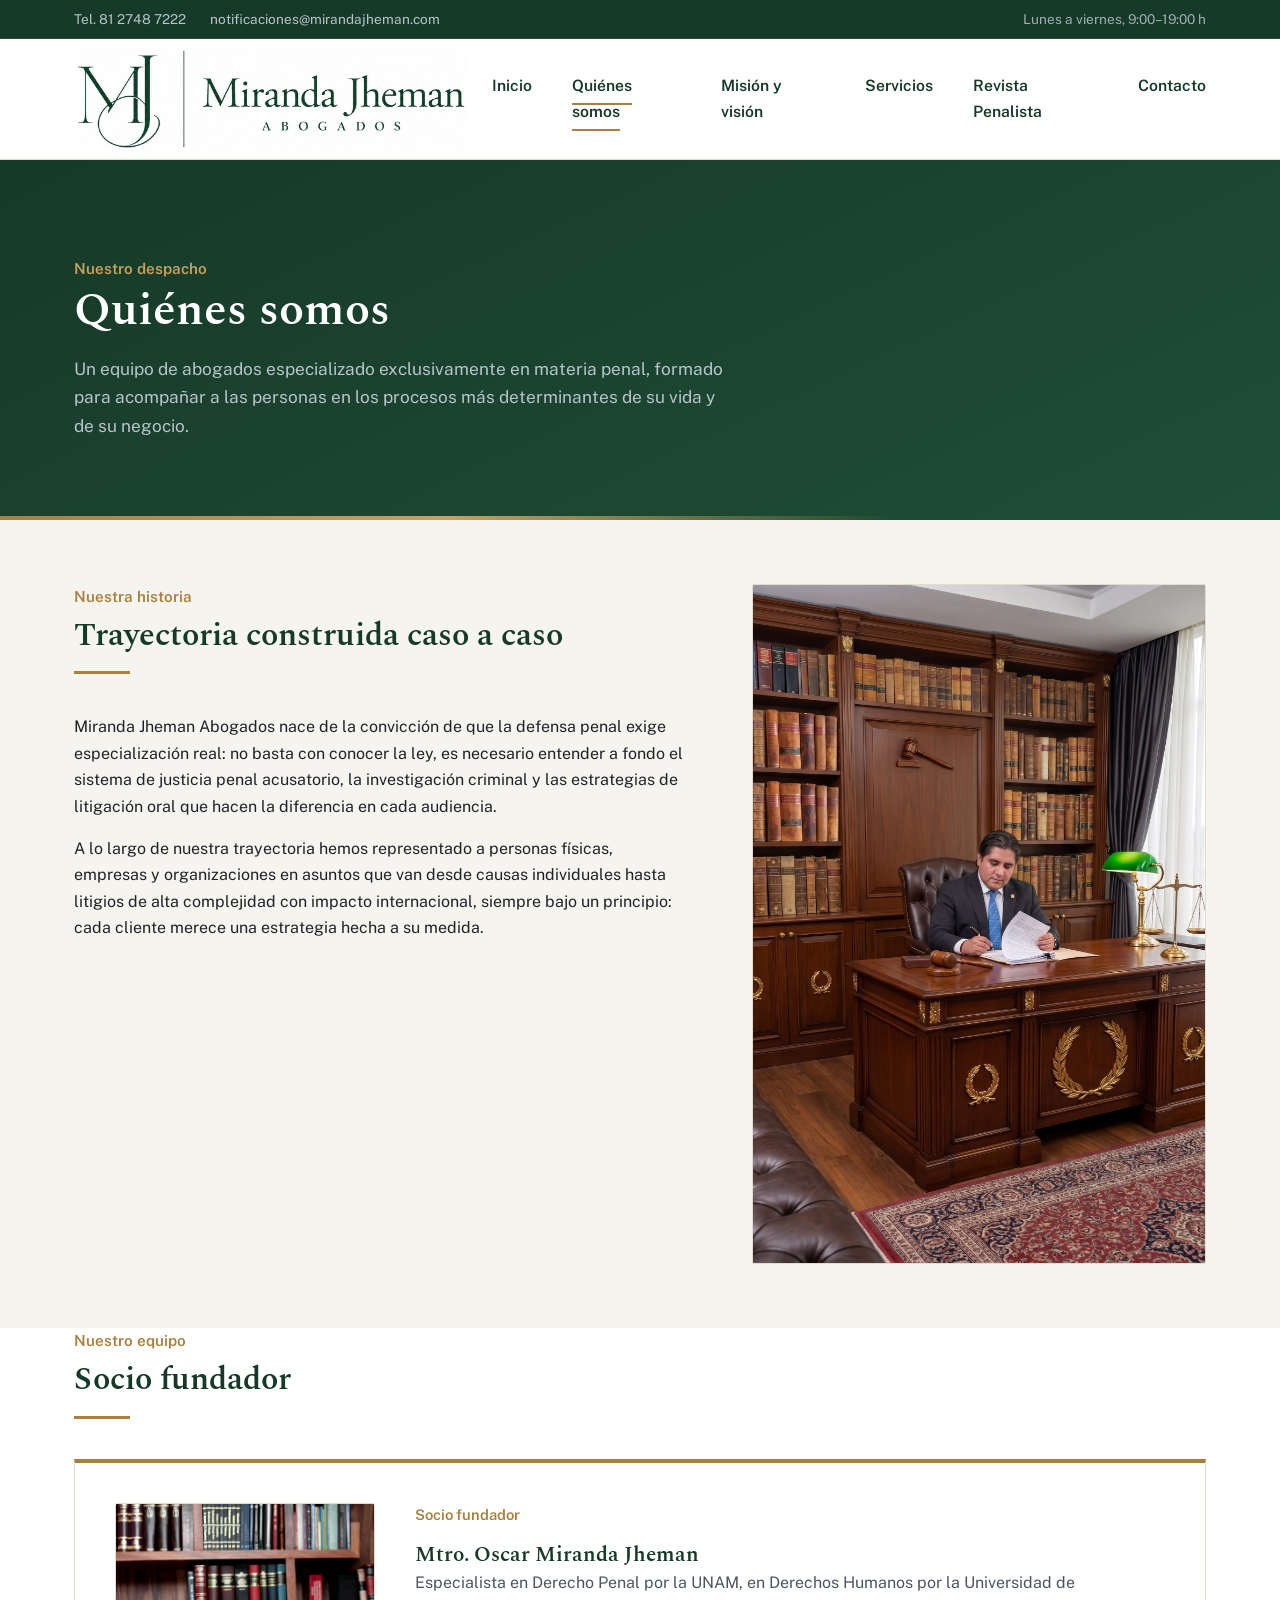
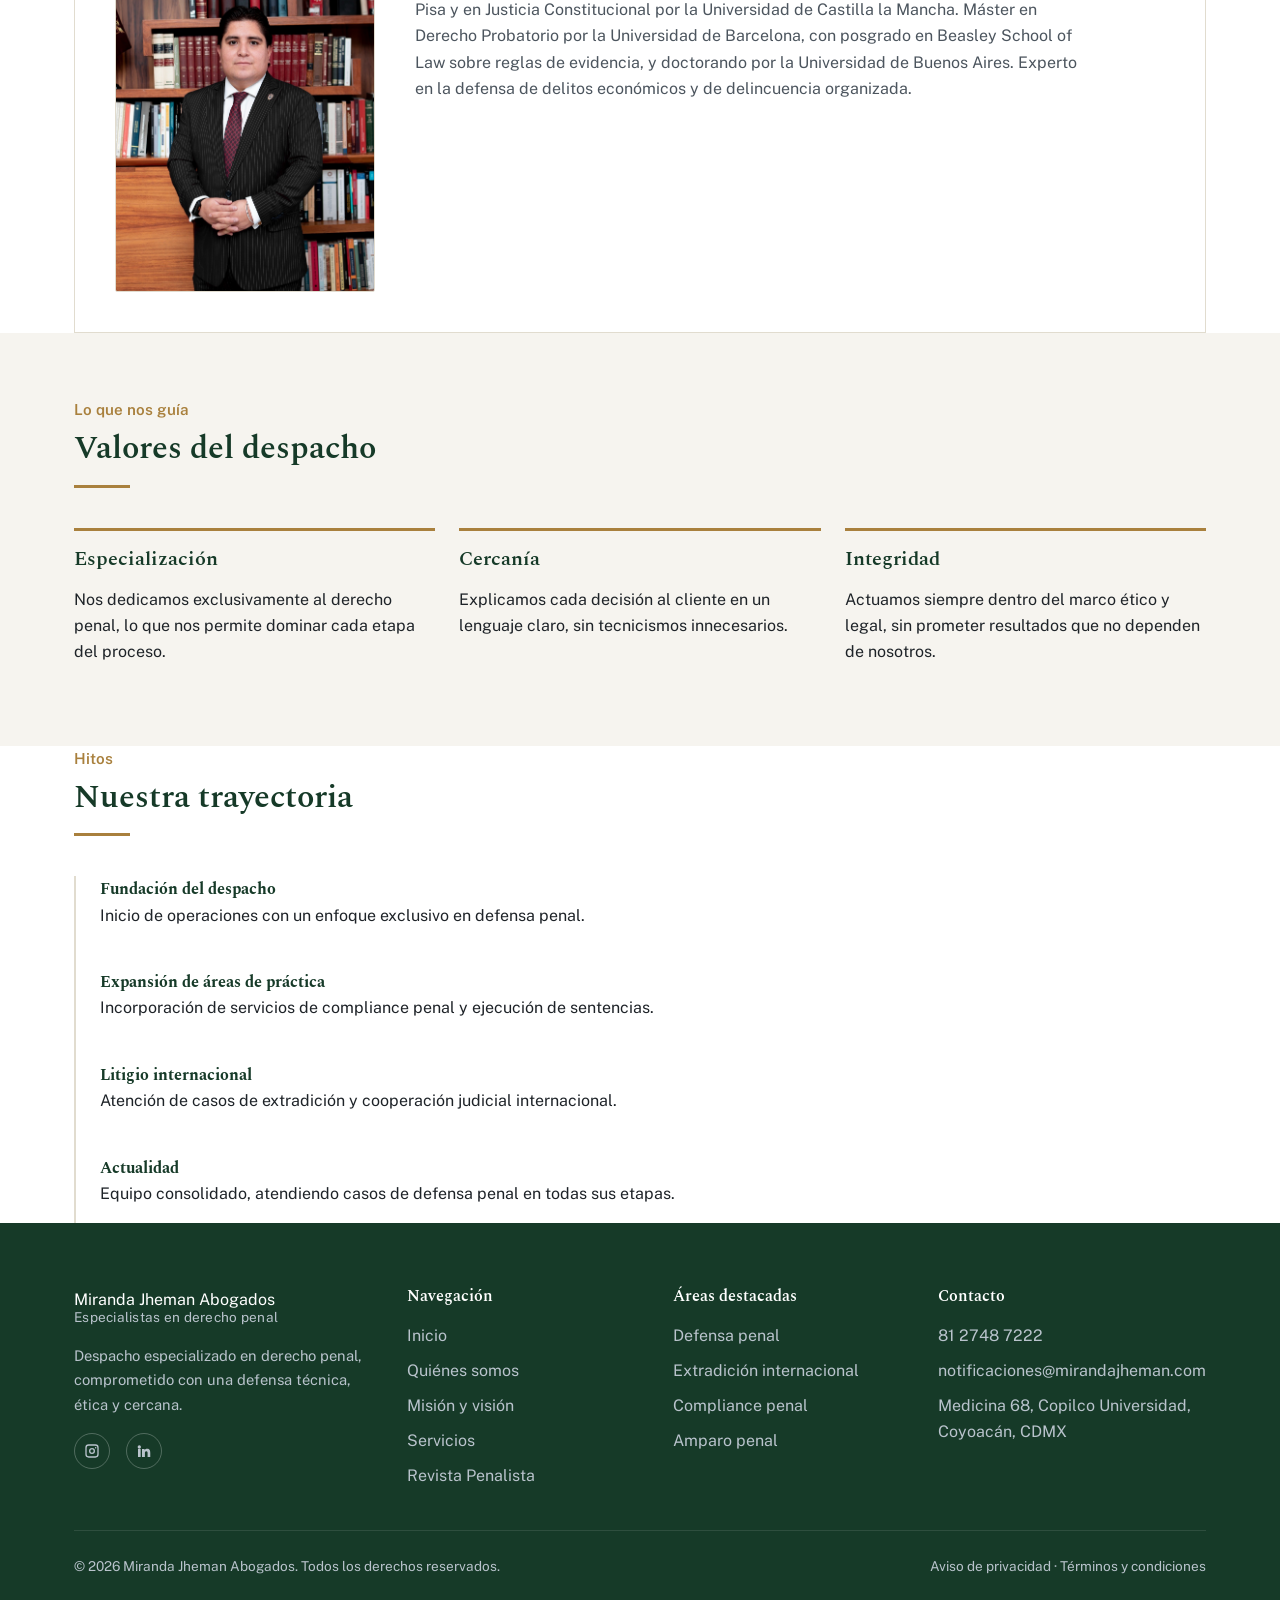
<file: quienes-somos.html>
<!DOCTYPE html>
<html lang="es">
<head>
  <meta charset="UTF-8">
  <meta name="viewport" content="width=device-width, initial-scale=1.0">

  <!-- ==================== SEO: METADATOS BÁSICOS ==================== -->
  <title>Quiénes Somos | Miranda Jheman Abogados</title>
  <meta name="description" content="Conozca al equipo de Miranda Jheman Abogados, despacho especializado en derecho penal con trayectoria en defensa técnica y litigio de alta complejidad.">
  <meta name="keywords" content="quienes somos, despacho de abogados, abogados penalistas, equipo legal, trayectoria despacho penal">
  <meta name="robots" content="index, follow">
  <link rel="canonical" href="https://www.mirandajheman.com/quienes-somos.html">

  <!-- ==================== SEO: OPEN GRAPH ==================== -->
  <meta property="og:type" content="website">
  <meta property="og:site_name" content="Miranda Jheman Abogados">
  <meta property="og:title" content="Quiénes Somos | Miranda Jheman Abogados">
  <meta property="og:description" content="Conozca al equipo y la trayectoria de Miranda Jheman Abogados, despacho especializado en derecho penal.">
  <meta property="og:url" content="https://www.mirandajheman.com/quienes-somos.html">
  <meta property="og:locale" content="es_MX">
  <meta property="og:image" content="https://www.mirandajheman.com/assets/images/og-cover.jpg">

  <!-- ==================== SEO: TWITTER CARD ==================== -->
  <meta name="twitter:card" content="summary_large_image">
  <meta name="twitter:title" content="Quiénes Somos | Miranda Jheman Abogados">
  <meta name="twitter:description" content="Conozca al equipo y la trayectoria de Miranda Jheman Abogados, despacho especializado en derecho penal.">
  <meta name="twitter:image" content="https://www.mirandajheman.com/assets/images/og-cover.jpg">

  <link rel="icon" type="image/png" href="assets/images/favicon.png">
  <link rel="preconnect" href="https://fonts.googleapis.com">
  <link rel="preconnect" href="https://fonts.gstatic.com" crossorigin>
  <link href="https://fonts.googleapis.com/css2?family=Spectral:wght@500;600;700&family=Public+Sans:wght@400;500;600;700&display=swap" rel="stylesheet">
  <link rel="stylesheet" href="css/styles.css">
</head>
<body>

  <!-- BARRA SUPERIOR DE CONTACTO (idéntica en todas las páginas) -->
  <div class="top-bar">
    <div class="container">
      <div class="top-bar__contacts">
        <a href="tel:+528127487222">Tel. 81 2748 7222</a>
        <a href="mailto:notificaciones@mirandajheman.com">notificaciones@mirandajheman.com</a>
      </div>
      <div class="top-bar__hours">Lunes a viernes, 9:00–19:00 h</div>
    </div>
  </div>

  <!-- ENCABEZADO: LOGOTIPO + MENÚ
       El logotipo ya incluye el nombre del despacho y el lema "ABOGADOS".
       Para actualizarlo, sustituye el
       archivo assets/images/logo.png por la nueva versión. -->
  <header class="site-header">
    <div class="container">
      <a href="index.html" class="brand">
        <img src="assets/images/logo.png" alt="Miranda Jheman Abogados — Especialistas en derecho penal" class="brand__logo-full">
      </a>

      <button class="nav-toggle" aria-label="Abrir menú de navegación" aria-expanded="false">
        <span></span>
      </button>

      <nav class="main-nav" aria-label="Navegación principal">
        <ul>
          <li><a href="index.html">Inicio</a></li>
          <li><a href="quienes-somos.html" aria-current="page">Quiénes somos</a></li>
          <li><a href="mision-vision.html">Misión y visión</a></li>
          <li><a href="servicios.html">Servicios</a></li>
          <li><a href="revista.html">Revista Penalista</a></li>
          <li><a href="contacto.html">Contacto</a></li>
        </ul>
      </nav>
    </div>
  </header>

  <!-- BANNER / HERO de esta página -->
  <section class="page-hero">
    <div class="container">
      <span class="page-hero__eyebrow">Nuestro despacho</span>
      <h1>Quiénes somos</h1>
      <p class="lead">
        Un equipo de abogados especializado exclusivamente en materia penal,
        formado para acompañar a las personas en los procesos más determinantes
        de su vida y de su negocio.
      </p>
    </div>
  </section>

  <!-- =========================================================
       ÁREA CENTRAL — HISTORIA Y PRESENTACIÓN
       Edita el texto de esta sección con la historia real del despacho.
       ========================================================= -->
  <main>
    <section class="section">
      <div class="container content-grid">
        <div>
          <div class="section-title-row">
            <span class="kicker">Nuestra historia</span>
            <h2>Trayectoria construida caso a caso</h2>
            <hr class="divider-rule">
          </div>
          <p>
            Miranda Jheman Abogados nace de la convicción de que la defensa
            penal exige especialización real: no basta con conocer la ley, es
            necesario entender a fondo el sistema de justicia penal acusatorio,
            la investigación criminal y las estrategias de litigación oral que
            hacen la diferencia en cada audiencia.
          </p>
          <p>
            A lo largo de nuestra trayectoria hemos representado a personas
            físicas, empresas y organizaciones en asuntos que van desde causas
            individuales hasta litigios de alta complejidad con impacto
            internacional, siempre bajo un principio: cada cliente merece una
            estrategia hecha a su medida.
          </p>
        </div>

        <!-- Fotografía del despacho trabajando en un caso -->
        <div>
          <img src="assets/images/despacho-trabajo.jpg"
               alt="Abogado de Miranda Jheman Abogados trabajando en su despacho">
        </div>
      </div>
    </section>

    <!-- =========================================================
         SOCIO FUNDADOR — SEMBLANZA
         Para agregar otro integrante del equipo, copia el bloque
         completo <div class="founder-card"> y cambia foto, nombre y
         semblanza.
         ========================================================= -->
    <section class="section-alt">
      <div class="container">
        <div class="section-title-row">
          <span class="kicker">Nuestro equipo</span>
          <h2>Socio fundador</h2>
          <hr class="divider-rule">
        </div>
        <div class="founder-card">
          <div class="founder-card__photo">
            <img src="assets/images/oscar-miranda-jheman.jpg" alt="Mtro. Oscar Miranda Jheman, socio fundador de Miranda Jheman Abogados">
          </div>
          <div>
            <span class="founder-card__role">Socio fundador</span>
            <h3 class="founder-card__name">Mtro. Oscar Miranda Jheman</h3>
            <p class="founder-card__bio">
              Especialista en Derecho Penal por la UNAM, en Derechos Humanos por la
              Universidad de Pisa y en Justicia Constitucional por la Universidad de
              Castilla la Mancha. Máster en Derecho Probatorio por la Universidad de
              Barcelona, con posgrado en Beasley School of Law sobre reglas de
              evidencia, y doctorando por la Universidad de Buenos Aires. Experto en
              la defensa de delitos económicos y de delincuencia organizada.
            </p>
          </div>
        </div>
      </div>
    </section>

    <!-- =========================================================
         VALORES DEL DESPACHO
         ========================================================= -->
    <section class="section">
      <div class="container">
        <div class="section-title-row">
          <span class="kicker">Lo que nos guía</span>
          <h2>Valores del despacho</h2>
          <hr class="divider-rule">
        </div>
        <div class="values-grid">
          <div class="value-item">
            <h3>Especialización</h3>
            <p>Nos dedicamos exclusivamente al derecho penal, lo que nos permite dominar cada etapa del proceso.</p>
          </div>
          <div class="value-item">
            <h3>Cercanía</h3>
            <p>Explicamos cada decisión al cliente en un lenguaje claro, sin tecnicismos innecesarios.</p>
          </div>
          <div class="value-item">
            <h3>Integridad</h3>
            <p>Actuamos siempre dentro del marco ético y legal, sin prometer resultados que no dependen de nosotros.</p>
          </div>
        </div>
      </div>
    </section>

    <!-- =========================================================
         TRAYECTORIA / HITOS (cronología)
         Ajusta los años y descripciones a la historia real del despacho.
         ========================================================= -->
    <section class="section-alt">
      <div class="container">
        <div class="section-title-row">
          <span class="kicker">Hitos</span>
          <h2>Nuestra trayectoria</h2>
          <hr class="divider-rule">
        </div>
        <div class="timeline">
          <div class="timeline__item">
            <strong>Fundación del despacho</strong>
            <p>Inicio de operaciones con un enfoque exclusivo en defensa penal.</p>
          </div>
          <div class="timeline__item">
            <strong>Expansión de áreas de práctica</strong>
            <p>Incorporación de servicios de compliance penal y ejecución de sentencias.</p>
          </div>
          <div class="timeline__item">
            <strong>Litigio internacional</strong>
            <p>Atención de casos de extradición y cooperación judicial internacional.</p>
          </div>
          <div class="timeline__item">
            <strong>Actualidad</strong>
            <p>Equipo consolidado, atendiendo casos de defensa penal en todas sus etapas.</p>
          </div>
        </div>
      </div>
    </section>
  </main>

  <!-- PIE DE PÁGINA (idéntico en todas las páginas) -->
  <footer class="site-footer">
    <div class="container">
      <div class="footer-grid">
        <div class="footer-brand">
          <span class="brand__firm">Miranda Jheman Abogados</span>
          <p style="margin-top:-0.5rem; font-size:0.85rem; letter-spacing:0.02em;">Especialistas en derecho penal</p>
          <p>Despacho especializado en derecho penal, comprometido con una
             defensa técnica, ética y cercana.</p>
          <div class="footer-social">
            <a href="https://www.instagram.com/oscarmirandajheman/" target="_blank" rel="noopener noreferrer" aria-label="Instagram"><svg viewBox="0 0 24 24"><path fill-rule="evenodd" d="M7 2h10a5 5 0 015 5v10a5 5 0 01-5 5H7a5 5 0 01-5-5V7a5 5 0 015-5zm0 2a3 3 0 00-3 3v10a3 3 0 003 3h10a3 3 0 003-3V7a3 3 0 00-3-3H7zm5 3.5a4.5 4.5 0 110 9 4.5 4.5 0 010-9zm0 2a2.5 2.5 0 100 5 2.5 2.5 0 000-5zM17.5 6a1.1 1.1 0 110 2.2 1.1 1.1 0 010-2.2z"/></svg></a>
            <a href="https://mx.linkedin.com/in/oscar-miranda-jheman-27689623b" target="_blank" rel="noopener noreferrer" aria-label="LinkedIn"><svg viewBox="0 0 24 24"><path d="M4.98 3.5a2.5 2.5 0 11-.02 5.001A2.5 2.5 0 014.98 3.5zM3 9h4v12H3zM9 9h3.8v1.7h.05c.53-1 1.83-2.05 3.77-2.05 4.03 0 4.78 2.66 4.78 6.1V21h-4v-5.6c0-1.34-.02-3.06-1.87-3.06-1.87 0-2.16 1.46-2.16 2.96V21H9z"/></svg></a>
          </div>
        </div>
        <div>
          <h4>Navegación</h4>
          <ul>
            <li><a href="index.html">Inicio</a></li>
            <li><a href="quienes-somos.html">Quiénes somos</a></li>
            <li><a href="mision-vision.html">Misión y visión</a></li>
            <li><a href="servicios.html">Servicios</a></li>
            <li><a href="revista.html">Revista Penalista</a></li>
          </ul>
        </div>
        <div>
          <h4>Áreas destacadas</h4>
          <ul>
            <li><a href="servicios.html#defensa-penal">Defensa penal</a></li>
            <li><a href="servicios.html#extradicion">Extradición internacional</a></li>
            <li><a href="servicios.html#compliance">Compliance penal</a></li>
            <li><a href="servicios.html#amparo-penal">Amparo penal</a></li>
          </ul>
        </div>
        <div>
          <h4>Contacto</h4>
          <ul>
            <li><a href="tel:+528127487222">81 2748 7222</a></li>
            <li><a href="mailto:notificaciones@mirandajheman.com">notificaciones@mirandajheman.com</a></li>
            <li>Medicina 68, Copilco Universidad, Coyoacán, CDMX</li>
          </ul>
        </div>
      </div>
      <div class="footer-bottom">
        <span>&copy; <span id="year"></span> Miranda Jheman Abogados. Todos los derechos reservados.</span>
        <span>Aviso de privacidad · Términos y condiciones</span>
      </div>
    </div>
  </footer>

  <script>document.getElementById("year").textContent = new Date().getFullYear();</script>
  <script src="js/main.js"></script>
</body>
</html>
</file>
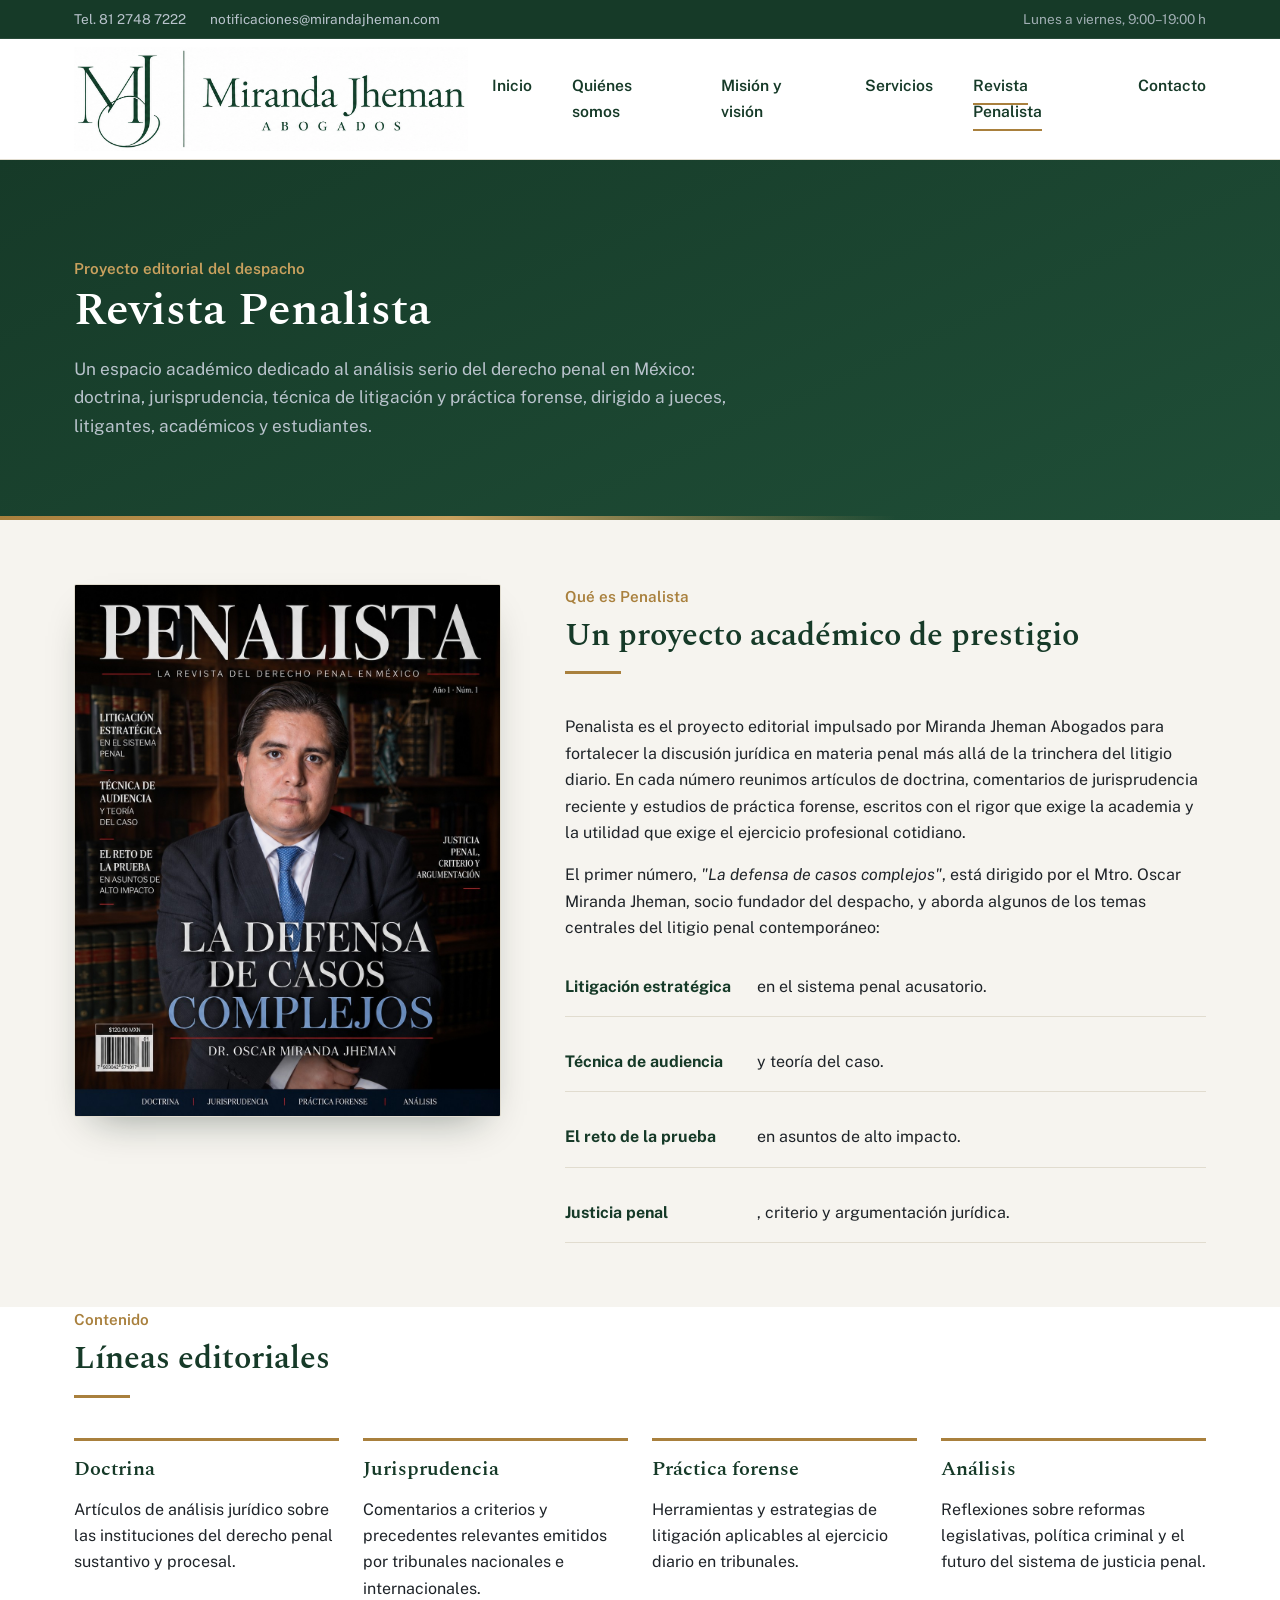
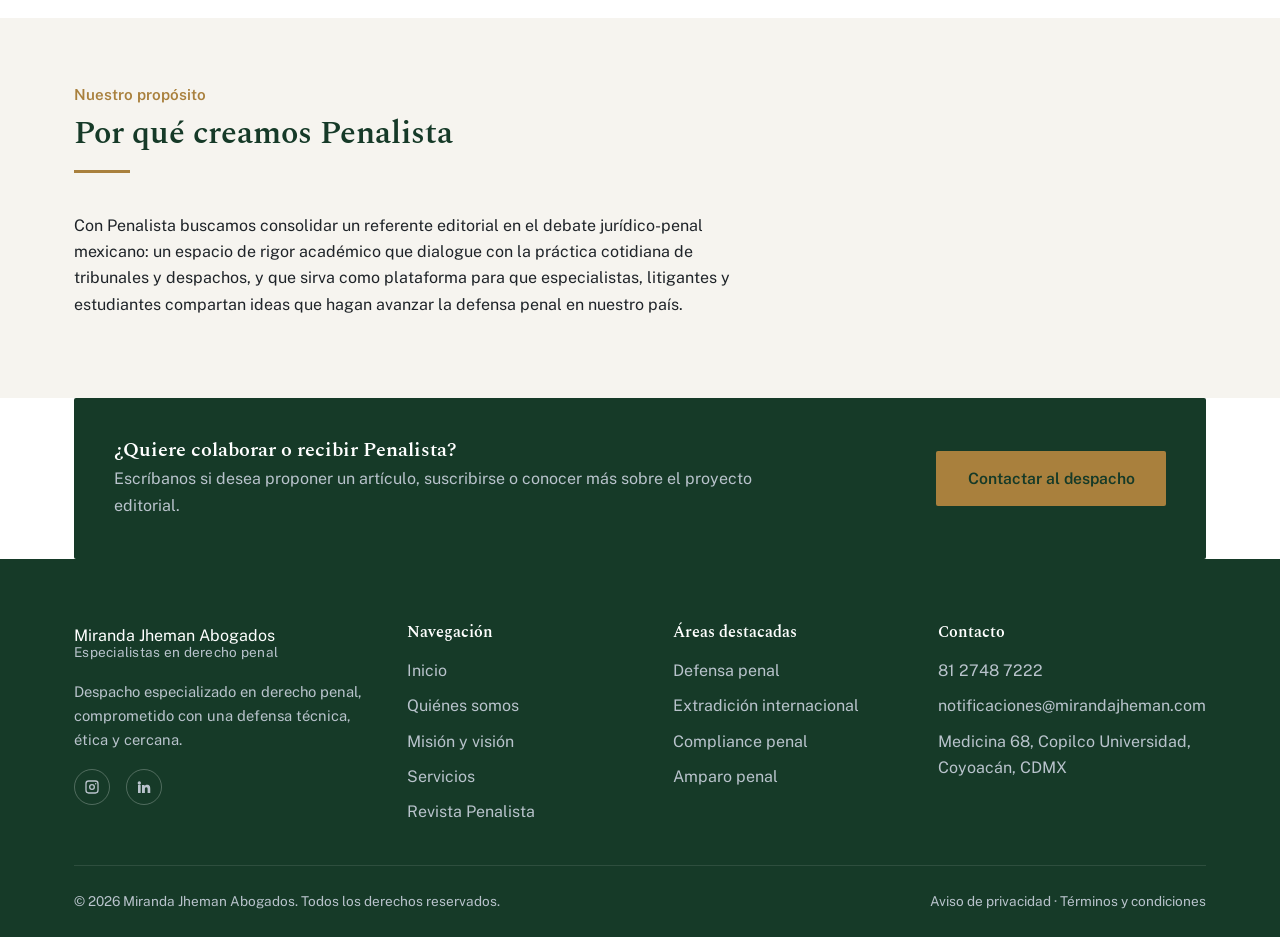
<file: revista.html>
<!DOCTYPE html>
<html lang="es">
<head>
  <meta charset="UTF-8">
  <meta name="viewport" content="width=device-width, initial-scale=1.0">

  <!-- ==================== SEO: METADATOS BÁSICOS ==================== -->
  <title>Revista Penalista | Miranda Jheman Abogados</title>
  <meta name="description" content="Penalista: el proyecto editorial de Miranda Jheman Abogados dedicado a la doctrina, jurisprudencia, práctica forense y análisis del derecho penal en México.">
  <meta name="keywords" content="revista penalista, doctrina penal, jurisprudencia penal mexico, practica forense, litigacion estrategica, revista juridica, derecho penal academico">
  <meta name="robots" content="index, follow">
  <link rel="canonical" href="https://www.mirandajheman.com/revista.html">

  <!-- ==================== SEO: OPEN GRAPH ==================== -->
  <meta property="og:type" content="website">
  <meta property="og:site_name" content="Miranda Jheman Abogados">
  <meta property="og:title" content="Revista Penalista | Miranda Jheman Abogados">
  <meta property="og:description" content="Penalista: el proyecto editorial de Miranda Jheman Abogados dedicado a la doctrina, jurisprudencia y práctica forense del derecho penal en México.">
  <meta property="og:url" content="https://www.mirandajheman.com/revista.html">
  <meta property="og:locale" content="es_MX">
  <meta property="og:image" content="https://www.mirandajheman.com/assets/images/revista-penalista-portada.jpg">

  <!-- ==================== SEO: TWITTER CARD ==================== -->
  <meta name="twitter:card" content="summary_large_image">
  <meta name="twitter:title" content="Revista Penalista | Miranda Jheman Abogados">
  <meta name="twitter:description" content="Penalista: el proyecto editorial de Miranda Jheman Abogados dedicado a la doctrina, jurisprudencia y práctica forense del derecho penal en México.">
  <meta name="twitter:image" content="https://www.mirandajheman.com/assets/images/revista-penalista-portada.jpg">

  <!-- ==================== SEO: DATOS ESTRUCTURADOS (Schema.org)
       Describe la revista como una publicación periódica, lo que ayuda
       a Google a entender que esta página trata de un proyecto editorial. -->
  <script type="application/ld+json">
  {
    "@context": "https://schema.org",
    "@type": "Periodical",
    "name": "Penalista",
    "alternateName": "Revista Penalista",
    "description": "La revista del derecho penal en México: doctrina, jurisprudencia, práctica forense y análisis.",
    "publisher": {
      "@type": "LegalService",
      "name": "Miranda Jheman Abogados"
    },
    "inLanguage": "es-MX"
  }
  </script>

  <link rel="icon" type="image/png" href="assets/images/favicon.png">
  <link rel="preconnect" href="https://fonts.googleapis.com">
  <link rel="preconnect" href="https://fonts.gstatic.com" crossorigin>
  <link href="https://fonts.googleapis.com/css2?family=Spectral:wght@500;600;700&family=Public+Sans:wght@400;500;600;700&display=swap" rel="stylesheet">
  <link rel="stylesheet" href="css/styles.css">
</head>
<body>

  <!-- BARRA SUPERIOR DE CONTACTO -->
  <div class="top-bar">
    <div class="container">
      <div class="top-bar__contacts">
        <a href="tel:+528127487222">Tel. 81 2748 7222</a>
        <a href="mailto:notificaciones@mirandajheman.com">notificaciones@mirandajheman.com</a>
      </div>
      <div class="top-bar__hours">Lunes a viernes, 9:00–19:00 h</div>
    </div>
  </div>

  <!-- ENCABEZADO: LOGOTIPO + MENÚ
       El logotipo ya incluye el nombre del despacho y el lema "ABOGADOS".
       Para actualizarlo, sustituye el
       archivo assets/images/logo.png por la nueva versión. -->
  <header class="site-header">
    <div class="container">
      <a href="index.html" class="brand">
        <img src="assets/images/logo.png" alt="Miranda Jheman Abogados — Especialistas en derecho penal" class="brand__logo-full">
      </a>

      <button class="nav-toggle" aria-label="Abrir menú de navegación" aria-expanded="false">
        <span></span>
      </button>

      <nav class="main-nav" aria-label="Navegación principal">
        <ul>
          <li><a href="index.html">Inicio</a></li>
          <li><a href="quienes-somos.html">Quiénes somos</a></li>
          <li><a href="mision-vision.html">Misión y visión</a></li>
          <li><a href="servicios.html">Servicios</a></li>
          <li><a href="revista.html" aria-current="page">Revista Penalista</a></li>
          <li><a href="contacto.html">Contacto</a></li>
        </ul>
      </nav>
    </div>
  </header>

  <!-- BANNER / HERO de esta página -->
  <section class="page-hero">
    <div class="container">
      <span class="page-hero__eyebrow">Proyecto editorial del despacho</span>
      <h1>Revista Penalista</h1>
      <p class="lead">
        Un espacio académico dedicado al análisis serio del derecho penal en
        México: doctrina, jurisprudencia, técnica de litigación y práctica
        forense, dirigido a jueces, litigantes, académicos y estudiantes.
      </p>
    </div>
  </section>

  <!-- =========================================================
       ÁREA CENTRAL — PRESENTACIÓN DE LA REVISTA
       Para cambiar la portada o los temas destacados de cada número,
       edita esta sección. La imagen de portada se sustituye cambiando
       assets/images/revista-penalista-portada.jpg.
       ========================================================= -->
  <main>
    <section class="section">
      <div class="container magazine-grid">

        <!-- Portada del número actual -->
        <div class="magazine-cover">
          <img src="assets/images/revista-penalista-portada.jpg" alt="Portada de la revista Penalista, número 1, con el Dr. Oscar Miranda Jheman">
        </div>

        <div>
          <div class="section-title-row">
            <span class="kicker">Qué es Penalista</span>
            <h2>Un proyecto académico de prestigio</h2>
            <hr class="divider-rule">
          </div>
          <p>
            Penalista es el proyecto editorial impulsado por Miranda Jheman
            Abogados para fortalecer la discusión jurídica en materia penal
            más allá de la trinchera del litigio diario. En cada número
            reunimos artículos de doctrina, comentarios de jurisprudencia
            reciente y estudios de práctica forense, escritos con el rigor
            que exige la academia y la utilidad que exige el ejercicio
            profesional cotidiano.
          </p>
          <p>
            El primer número, <em>"La defensa de casos complejos"</em>, está
            dirigido por el Mtro. Oscar Miranda Jheman, socio fundador del
            despacho, y aborda algunos de los temas centrales del litigio
            penal contemporáneo:
          </p>
          <ul class="magazine-topics">
            <li><strong>Litigación estratégica</strong> en el sistema penal acusatorio.</li>
            <li><strong>Técnica de audiencia</strong> y teoría del caso.</li>
            <li><strong>El reto de la prueba</strong> en asuntos de alto impacto.</li>
            <li><strong>Justicia penal</strong>, criterio y argumentación jurídica.</li>
          </ul>
        </div>
      </div>
    </section>

    <!-- =========================================================
         LÍNEAS EDITORIALES
         Corresponden a las secciones que aparecen en la portada
         de la revista: Doctrina, Jurisprudencia, Práctica forense
         y Análisis. Edita o agrega una línea copiando un bloque
         <div class="editorial-item">.
         ========================================================= -->
    <section class="section-alt">
      <div class="container">
        <div class="section-title-row">
          <span class="kicker">Contenido</span>
          <h2>Líneas editoriales</h2>
          <hr class="divider-rule">
        </div>
        <div class="editorial-grid">
          <div class="editorial-item">
            <h3>Doctrina</h3>
            <p>Artículos de análisis jurídico sobre las instituciones del derecho penal sustantivo y procesal.</p>
          </div>
          <div class="editorial-item">
            <h3>Jurisprudencia</h3>
            <p>Comentarios a criterios y precedentes relevantes emitidos por tribunales nacionales e internacionales.</p>
          </div>
          <div class="editorial-item">
            <h3>Práctica forense</h3>
            <p>Herramientas y estrategias de litigación aplicables al ejercicio diario en tribunales.</p>
          </div>
          <div class="editorial-item">
            <h3>Análisis</h3>
            <p>Reflexiones sobre reformas legislativas, política criminal y el futuro del sistema de justicia penal.</p>
          </div>
        </div>
      </div>
    </section>

    <!-- =========================================================
         PROPÓSITO DEL PROYECTO
         ========================================================= -->
    <section class="section">
      <div class="container">
        <div class="section-title-row">
          <span class="kicker">Nuestro propósito</span>
          <h2>Por qué creamos Penalista</h2>
          <hr class="divider-rule">
        </div>
        <p>
          Con Penalista buscamos consolidar un referente editorial en el
          debate jurídico-penal mexicano: un espacio de rigor académico que
          dialogue con la práctica cotidiana de tribunales y despachos, y que
          sirva como plataforma para que especialistas, litigantes y
          estudiantes compartan ideas que hagan avanzar la defensa penal en
          nuestro país.
        </p>
      </div>
    </section>

    <!-- =========================================================
         LLAMADO A LA ACCIÓN FINAL
         ========================================================= -->
    <section class="section-alt">
      <div class="container">
        <div class="callout">
          <div>
            <h3>¿Quiere colaborar o recibir Penalista?</h3>
            <p>Escríbanos si desea proponer un artículo, suscribirse o conocer más sobre el proyecto editorial.</p>
          </div>
          <a href="contacto.html" class="btn btn-primary">Contactar al despacho</a>
        </div>
      </div>
    </section>
  </main>

  <!-- PIE DE PÁGINA -->
  <footer class="site-footer">
    <div class="container">
      <div class="footer-grid">
        <div class="footer-brand">
          <span class="brand__firm">Miranda Jheman Abogados</span>
          <p style="margin-top:-0.5rem; font-size:0.85rem; letter-spacing:0.02em;">Especialistas en derecho penal</p>
          <p>Despacho especializado en derecho penal, comprometido con una
             defensa técnica, ética y cercana.</p>
          <div class="footer-social">
            <a href="https://www.instagram.com/oscarmirandajheman/" target="_blank" rel="noopener noreferrer" aria-label="Instagram"><svg viewBox="0 0 24 24"><path fill-rule="evenodd" d="M7 2h10a5 5 0 015 5v10a5 5 0 01-5 5H7a5 5 0 01-5-5V7a5 5 0 015-5zm0 2a3 3 0 00-3 3v10a3 3 0 003 3h10a3 3 0 003-3V7a3 3 0 00-3-3H7zm5 3.5a4.5 4.5 0 110 9 4.5 4.5 0 010-9zm0 2a2.5 2.5 0 100 5 2.5 2.5 0 000-5zM17.5 6a1.1 1.1 0 110 2.2 1.1 1.1 0 010-2.2z"/></svg></a>
            <a href="https://mx.linkedin.com/in/oscar-miranda-jheman-27689623b" target="_blank" rel="noopener noreferrer" aria-label="LinkedIn"><svg viewBox="0 0 24 24"><path d="M4.98 3.5a2.5 2.5 0 11-.02 5.001A2.5 2.5 0 014.98 3.5zM3 9h4v12H3zM9 9h3.8v1.7h.05c.53-1 1.83-2.05 3.77-2.05 4.03 0 4.78 2.66 4.78 6.1V21h-4v-5.6c0-1.34-.02-3.06-1.87-3.06-1.87 0-2.16 1.46-2.16 2.96V21H9z"/></svg></a>
          </div>
        </div>
        <div>
          <h4>Navegación</h4>
          <ul>
            <li><a href="index.html">Inicio</a></li>
            <li><a href="quienes-somos.html">Quiénes somos</a></li>
            <li><a href="mision-vision.html">Misión y visión</a></li>
            <li><a href="servicios.html">Servicios</a></li>
            <li><a href="revista.html">Revista Penalista</a></li>
          </ul>
        </div>
        <div>
          <h4>Áreas destacadas</h4>
          <ul>
            <li><a href="servicios.html#defensa-penal">Defensa penal</a></li>
            <li><a href="servicios.html#extradicion">Extradición internacional</a></li>
            <li><a href="servicios.html#compliance">Compliance penal</a></li>
            <li><a href="servicios.html#amparo-penal">Amparo penal</a></li>
          </ul>
        </div>
        <div>
          <h4>Contacto</h4>
          <ul>
            <li><a href="tel:+528127487222">81 2748 7222</a></li>
            <li><a href="mailto:notificaciones@mirandajheman.com">notificaciones@mirandajheman.com</a></li>
            <li>Medicina 68, Copilco Universidad, Coyoacán, CDMX</li>
          </ul>
        </div>
      </div>
      <div class="footer-bottom">
        <span>&copy; <span id="year"></span> Miranda Jheman Abogados. Todos los derechos reservados.</span>
        <span>Aviso de privacidad · Términos y condiciones</span>
      </div>
    </div>
  </footer>

  <script>document.getElementById("year").textContent = new Date().getFullYear();</script>
  <script src="js/main.js"></script>
</body>
</html>
</file>
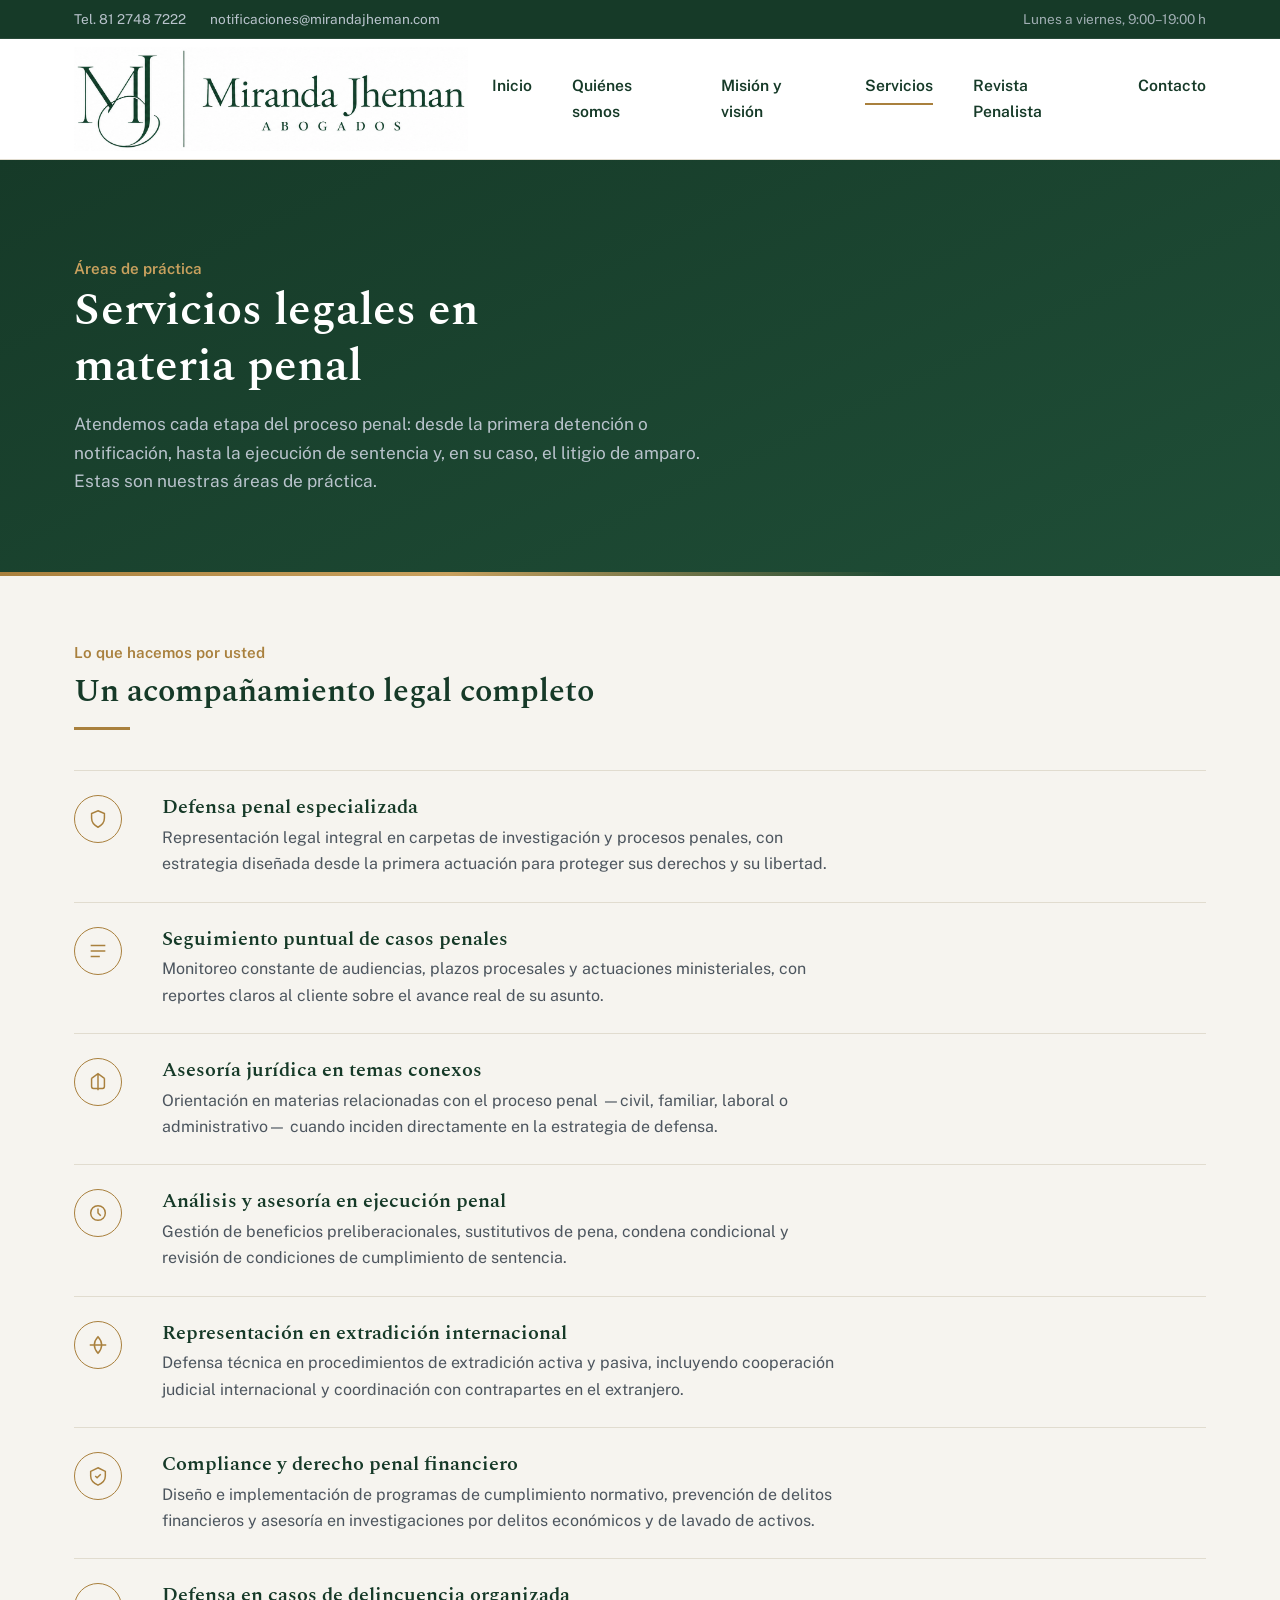
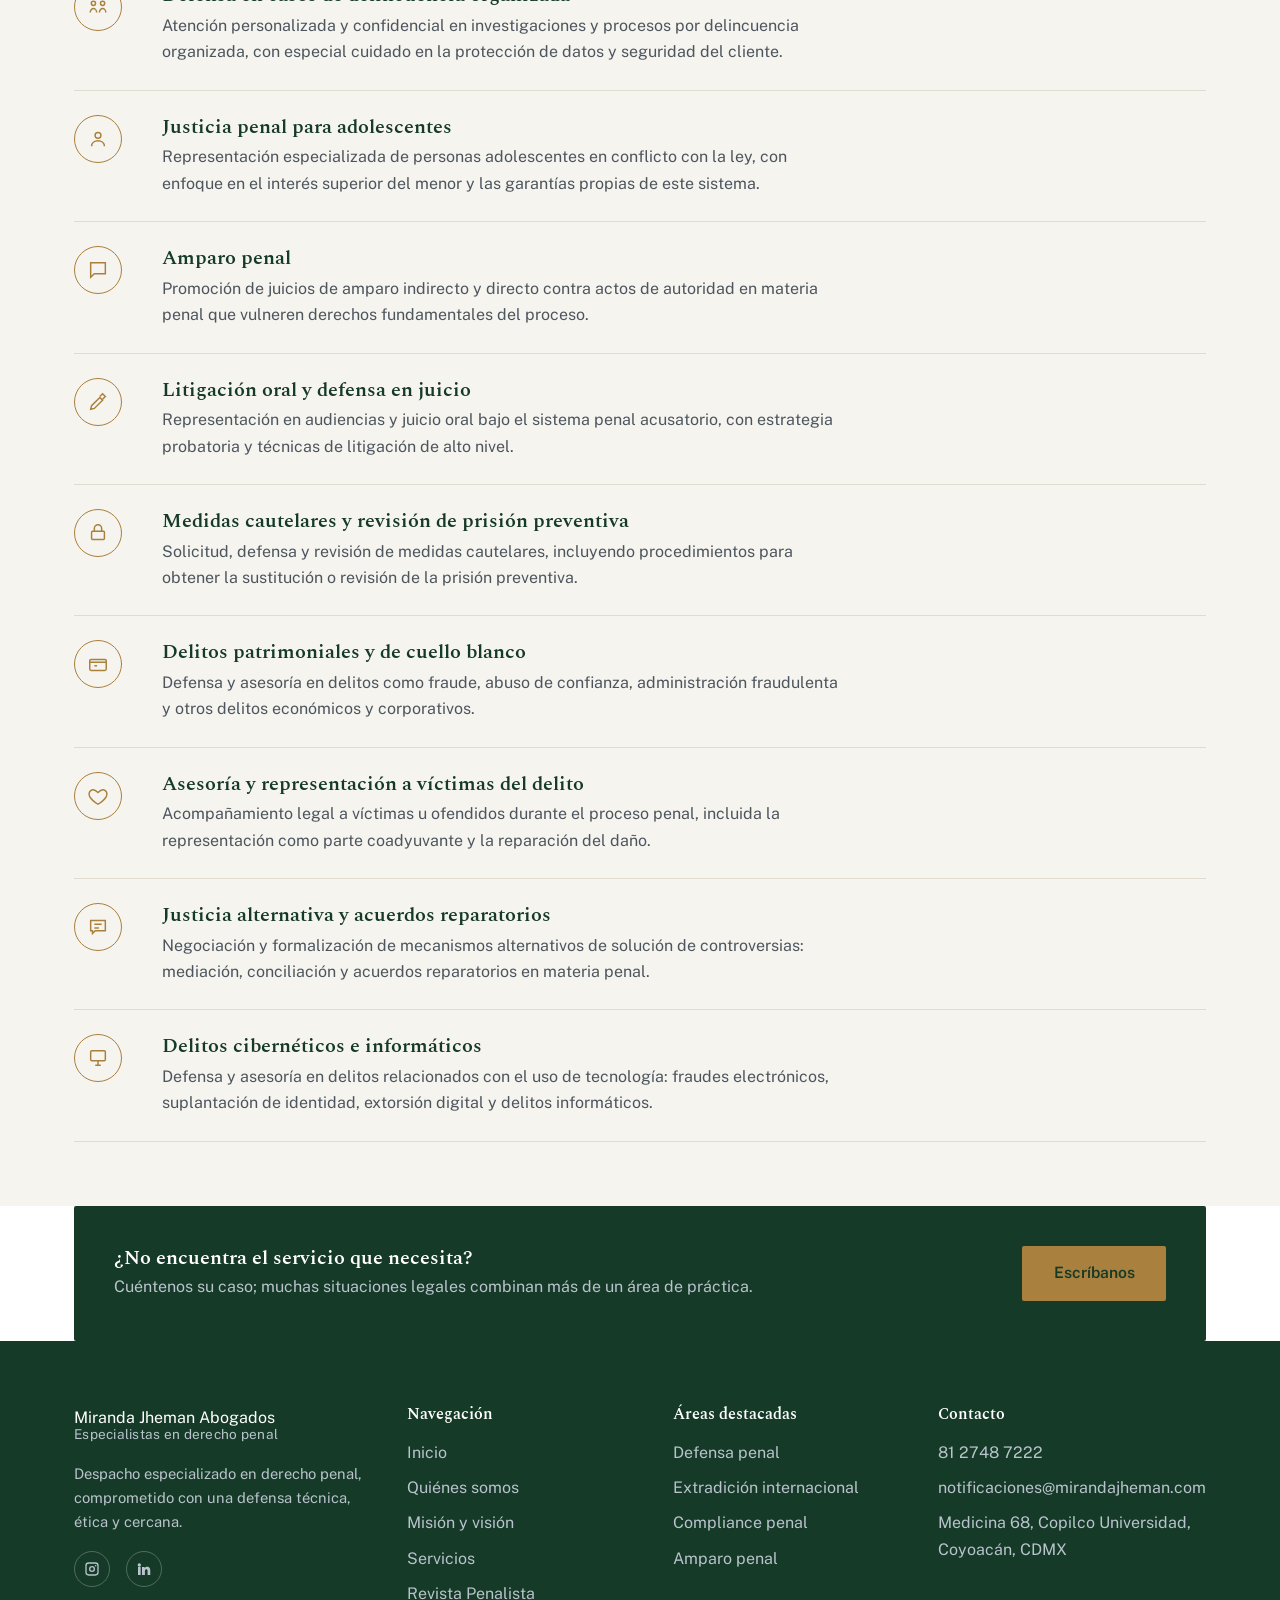
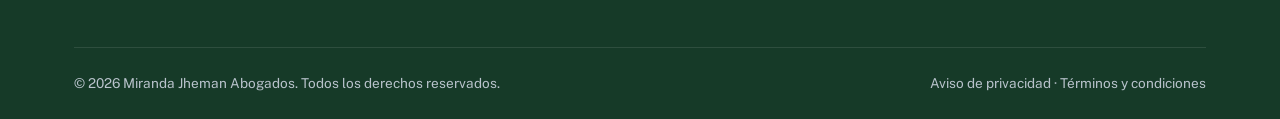
<file: servicios.html>
<!DOCTYPE html>
<html lang="es">
<head>
  <meta charset="UTF-8">
  <meta name="viewport" content="width=device-width, initial-scale=1.0">

  <!-- ==================== SEO: METADATOS BÁSICOS ==================== -->
  <title>Servicios Legales en Materia Penal | Miranda Jheman Abogados</title>
  <meta name="description" content="Defensa penal, ejecución de sentencias, extradición internacional, compliance penal, amparo penal y más. Conozca todas las áreas de práctica de Miranda Jheman Abogados.">
  <meta name="keywords" content="servicios abogados penalistas, defensa penal, amparo penal, extradicion internacional, compliance penal, delincuencia organizada, justicia penal adolescentes, litigacion oral">
  <meta name="robots" content="index, follow">
  <link rel="canonical" href="https://www.mirandajheman.com/servicios.html">

  <!-- ==================== SEO: OPEN GRAPH ==================== -->
  <meta property="og:type" content="website">
  <meta property="og:site_name" content="Miranda Jheman Abogados">
  <meta property="og:title" content="Servicios Legales en Materia Penal | Miranda Jheman Abogados">
  <meta property="og:description" content="Conozca todas las áreas de práctica en derecho penal de Miranda Jheman Abogados.">
  <meta property="og:url" content="https://www.mirandajheman.com/servicios.html">
  <meta property="og:locale" content="es_MX">
  <meta property="og:image" content="https://www.mirandajheman.com/assets/images/og-cover.jpg">

  <!-- ==================== SEO: TWITTER CARD ==================== -->
  <meta name="twitter:card" content="summary_large_image">
  <meta name="twitter:title" content="Servicios Legales en Materia Penal | Miranda Jheman Abogados">
  <meta name="twitter:description" content="Conozca todas las áreas de práctica en derecho penal de Miranda Jheman Abogados.">
  <meta name="twitter:image" content="https://www.mirandajheman.com/assets/images/og-cover.jpg">

  <link rel="icon" type="image/png" href="assets/images/favicon.png">
  <link rel="preconnect" href="https://fonts.googleapis.com">
  <link rel="preconnect" href="https://fonts.gstatic.com" crossorigin>
  <link href="https://fonts.googleapis.com/css2?family=Spectral:wght@500;600;700&family=Public+Sans:wght@400;500;600;700&display=swap" rel="stylesheet">
  <link rel="stylesheet" href="css/styles.css">
</head>
<body>

  <!-- BARRA SUPERIOR DE CONTACTO -->
  <div class="top-bar">
    <div class="container">
      <div class="top-bar__contacts">
        <a href="tel:+528127487222">Tel. 81 2748 7222</a>
        <a href="mailto:notificaciones@mirandajheman.com">notificaciones@mirandajheman.com</a>
      </div>
      <div class="top-bar__hours">Lunes a viernes, 9:00–19:00 h</div>
    </div>
  </div>

  <!-- ENCABEZADO: LOGOTIPO + MENÚ
       El logotipo ya incluye el nombre del despacho y el lema "ABOGADOS".
       Para actualizarlo, sustituye el
       archivo assets/images/logo.png por la nueva versión. -->
  <header class="site-header">
    <div class="container">
      <a href="index.html" class="brand">
        <img src="assets/images/logo.png" alt="Miranda Jheman Abogados — Especialistas en derecho penal" class="brand__logo-full">
      </a>

      <button class="nav-toggle" aria-label="Abrir menú de navegación" aria-expanded="false">
        <span></span>
      </button>

      <nav class="main-nav" aria-label="Navegación principal">
        <ul>
          <li><a href="index.html">Inicio</a></li>
          <li><a href="quienes-somos.html">Quiénes somos</a></li>
          <li><a href="mision-vision.html">Misión y visión</a></li>
          <li><a href="servicios.html" aria-current="page">Servicios</a></li>
          <li><a href="revista.html">Revista Penalista</a></li>
          <li><a href="contacto.html">Contacto</a></li>
        </ul>
      </nav>
    </div>
  </header>

  <!-- BANNER / HERO de esta página -->
  <section class="page-hero">
    <div class="container">
      <span class="page-hero__eyebrow">Áreas de práctica</span>
      <h1>Servicios legales en materia penal</h1>
      <p class="lead">
        Atendemos cada etapa del proceso penal: desde la primera detención o
        notificación, hasta la ejecución de sentencia y, en su caso, el litigio
        de amparo. Estas son nuestras áreas de práctica.
      </p>
    </div>
  </section>

  <!-- =========================================================
       ÁREA CENTRAL — LISTADO DE SERVICIOS
       Para agregar, quitar o modificar un servicio, copia o edita
       un bloque <div class="service-row"> completo. El atributo
       id="..." de cada bloque permite enlazar directo a ese servicio
       desde el menú o el pie de página (ej. servicios.html#amparo-penal).
       ========================================================= -->
  <main>
    <section class="section">
      <div class="container">

        <div class="section-title-row">
          <span class="kicker">Lo que hacemos por usted</span>
          <h2>Un acompañamiento legal completo</h2>
          <hr class="divider-rule">
        </div>

        <div class="service-list">

          <!-- Servicio 1 -->
          <div class="service-row" id="defensa-penal">
            <span class="service-row__icon" aria-hidden="true">
              <svg viewBox="0 0 24 24" fill="none" stroke="currentColor" stroke-width="1.6"><path d="M12 3l7 3v5c0 4.5-3 8-7 10-4-2-7-5.5-7-10V6l7-3z"/></svg>
            </span>
            <div>
              <h3>Defensa penal especializada</h3>
              <p>Representación legal integral en carpetas de investigación y procesos penales, con estrategia diseñada desde la primera actuación para proteger sus derechos y su libertad.</p>
            </div>
          </div>

          <!-- Servicio 2 -->
          <div class="service-row" id="seguimiento-casos">
            <span class="service-row__icon" aria-hidden="true">
              <svg viewBox="0 0 24 24" fill="none" stroke="currentColor" stroke-width="1.6"><path d="M4 6h16M4 12h16M4 18h10"/></svg>
            </span>
            <div>
              <h3>Seguimiento puntual de casos penales</h3>
              <p>Monitoreo constante de audiencias, plazos procesales y actuaciones ministeriales, con reportes claros al cliente sobre el avance real de su asunto.</p>
            </div>
          </div>

          <!-- Servicio 3 -->
          <div class="service-row" id="asesoria-conexa">
            <span class="service-row__icon" aria-hidden="true">
              <svg viewBox="0 0 24 24" fill="none" stroke="currentColor" stroke-width="1.6"><path d="M12 3v18M5 8l7-5 7 5M5 8v9a2 2 0 002 2h10a2 2 0 002-2V8"/></svg>
            </span>
            <div>
              <h3>Asesoría jurídica en temas conexos</h3>
              <p>Orientación en materias relacionadas con el proceso penal —civil, familiar, laboral o administrativo— cuando inciden directamente en la estrategia de defensa.</p>
            </div>
          </div>

          <!-- Servicio 4 -->
          <div class="service-row" id="ejecucion-penal">
            <span class="service-row__icon" aria-hidden="true">
              <svg viewBox="0 0 24 24" fill="none" stroke="currentColor" stroke-width="1.6"><circle cx="12" cy="12" r="8"/><path d="M12 7v5l3 3"/></svg>
            </span>
            <div>
              <h3>Análisis y asesoría en ejecución penal</h3>
              <p>Gestión de beneficios preliberacionales, sustitutivos de pena, condena condicional y revisión de condiciones de cumplimiento de sentencia.</p>
            </div>
          </div>

          <!-- Servicio 5 -->
          <div class="service-row" id="extradicion">
            <span class="service-row__icon" aria-hidden="true">
              <svg viewBox="0 0 24 24" fill="none" stroke="currentColor" stroke-width="1.6"><path d="M3 12h18M12 3c2.5 2.7 4 6 4 9s-1.5 6.3-4 9c-2.5-2.7-4-6-4-9s1.5-6.3 4-9z"/></svg>
            </span>
            <div>
              <h3>Representación en extradición internacional</h3>
              <p>Defensa técnica en procedimientos de extradición activa y pasiva, incluyendo cooperación judicial internacional y coordinación con contrapartes en el extranjero.</p>
            </div>
          </div>

          <!-- Servicio 6 -->
          <div class="service-row" id="compliance">
            <span class="service-row__icon" aria-hidden="true">
              <svg viewBox="0 0 24 24" fill="none" stroke="currentColor" stroke-width="1.6"><path d="M9 12l2 2 4-4M12 3l8 4v5c0 4.5-3.5 8-8 10-4.5-2-8-5.5-8-10V7l8-4z"/></svg>
            </span>
            <div>
              <h3>Compliance y derecho penal financiero</h3>
              <p>Diseño e implementación de programas de cumplimiento normativo, prevención de delitos financieros y asesoría en investigaciones por delitos económicos y de lavado de activos.</p>
            </div>
          </div>

          <!-- Servicio 7 -->
          <div class="service-row" id="delincuencia-organizada">
            <span class="service-row__icon" aria-hidden="true">
              <svg viewBox="0 0 24 24" fill="none" stroke="currentColor" stroke-width="1.6"><circle cx="7" cy="8" r="2.3"/><circle cx="17" cy="8" r="2.3"/><path d="M3.5 18c0-2.5 1.8-4.3 3.5-4.3S10.5 15.5 10.5 18M13.5 18c0-2.5 1.8-4.3 3.5-4.3s3.5 1.8 3.5 4.3"/></svg>
            </span>
            <div>
              <h3>Defensa en casos de delincuencia organizada</h3>
              <p>Atención personalizada y confidencial en investigaciones y procesos por delincuencia organizada, con especial cuidado en la protección de datos y seguridad del cliente.</p>
            </div>
          </div>

          <!-- Servicio 8 -->
          <div class="service-row" id="justicia-adolescentes">
            <span class="service-row__icon" aria-hidden="true">
              <svg viewBox="0 0 24 24" fill="none" stroke="currentColor" stroke-width="1.6"><circle cx="12" cy="8" r="3.2"/><path d="M5 20c0-3.5 3-6 7-6s7 2.5 7 6"/></svg>
            </span>
            <div>
              <h3>Justicia penal para adolescentes</h3>
              <p>Representación especializada de personas adolescentes en conflicto con la ley, con enfoque en el interés superior del menor y las garantías propias de este sistema.</p>
            </div>
          </div>

          <!-- Servicio 9 -->
          <div class="service-row" id="amparo-penal">
            <span class="service-row__icon" aria-hidden="true">
              <svg viewBox="0 0 24 24" fill="none" stroke="currentColor" stroke-width="1.6"><path d="M4 4h16v12H8l-4 4V4z"/></svg>
            </span>
            <div>
              <h3>Amparo penal</h3>
              <p>Promoción de juicios de amparo indirecto y directo contra actos de autoridad en materia penal que vulneren derechos fundamentales del proceso.</p>
            </div>
          </div>

          <!-- Servicio 10 (adicional sugerido) -->
          <div class="service-row" id="litigacion-oral">
            <span class="service-row__icon" aria-hidden="true">
              <svg viewBox="0 0 24 24" fill="none" stroke="currentColor" stroke-width="1.6"><path d="M4 20l4-1 9-9-3-3-9 9-1 4z"/><path d="M14 6l3-3 3 3-3 3"/></svg>
            </span>
            <div>
              <h3>Litigación oral y defensa en juicio</h3>
              <p>Representación en audiencias y juicio oral bajo el sistema penal acusatorio, con estrategia probatoria y técnicas de litigación de alto nivel.</p>
            </div>
          </div>

          <!-- Servicio 11 (adicional sugerido) -->
          <div class="service-row" id="medidas-cautelares">
            <span class="service-row__icon" aria-hidden="true">
              <svg viewBox="0 0 24 24" fill="none" stroke="currentColor" stroke-width="1.6"><rect x="5" y="10" width="14" height="9" rx="1"/><path d="M8 10V7a4 4 0 018 0v3"/></svg>
            </span>
            <div>
              <h3>Medidas cautelares y revisión de prisión preventiva</h3>
              <p>Solicitud, defensa y revisión de medidas cautelares, incluyendo procedimientos para obtener la sustitución o revisión de la prisión preventiva.</p>
            </div>
          </div>

          <!-- Servicio 12 (adicional sugerido) -->
          <div class="service-row" id="delitos-patrimoniales">
            <span class="service-row__icon" aria-hidden="true">
              <svg viewBox="0 0 24 24" fill="none" stroke="currentColor" stroke-width="1.6"><rect x="3" y="7" width="18" height="12" rx="1.5"/><path d="M3 10h18M8 14h3"/></svg>
            </span>
            <div>
              <h3>Delitos patrimoniales y de cuello blanco</h3>
              <p>Defensa y asesoría en delitos como fraude, abuso de confianza, administración fraudulenta y otros delitos económicos y corporativos.</p>
            </div>
          </div>

          <!-- Servicio 13 (adicional sugerido) -->
          <div class="service-row" id="victimas">
            <span class="service-row__icon" aria-hidden="true">
              <svg viewBox="0 0 24 24" fill="none" stroke="currentColor" stroke-width="1.6"><path d="M12 21s-7-4.35-9.2-8.6C1.4 9 2.9 5.8 6 5.2c2-.4 3.6.6 6 3 2.4-2.4 4-3.4 6-3 3.1.6 4.6 3.8 3.2 7.2C19 16.65 12 21 12 21z"/></svg>
            </span>
            <div>
              <h3>Asesoría y representación a víctimas del delito</h3>
              <p>Acompañamiento legal a víctimas u ofendidos durante el proceso penal, incluida la representación como parte coadyuvante y la reparación del daño.</p>
            </div>
          </div>

          <!-- Servicio 14 (adicional sugerido) -->
          <div class="service-row" id="justicia-alternativa">
            <span class="service-row__icon" aria-hidden="true">
              <svg viewBox="0 0 24 24" fill="none" stroke="currentColor" stroke-width="1.6"><path d="M8 9h8M8 13h5"/><path d="M4 5h16v11H9l-3 3v-3H4V5z"/></svg>
            </span>
            <div>
              <h3>Justicia alternativa y acuerdos reparatorios</h3>
              <p>Negociación y formalización de mecanismos alternativos de solución de controversias: mediación, conciliación y acuerdos reparatorios en materia penal.</p>
            </div>
          </div>

          <!-- Servicio 15 (adicional sugerido) -->
          <div class="service-row" id="delitos-ciberneticos">
            <span class="service-row__icon" aria-hidden="true">
              <svg viewBox="0 0 24 24" fill="none" stroke="currentColor" stroke-width="1.6"><rect x="4" y="4" width="16" height="11" rx="1.2"/><path d="M9 20h6M12 15v5"/></svg>
            </span>
            <div>
              <h3>Delitos cibernéticos e informáticos</h3>
              <p>Defensa y asesoría en delitos relacionados con el uso de tecnología: fraudes electrónicos, suplantación de identidad, extorsión digital y delitos informáticos.</p>
            </div>
          </div>

        </div>
        <!-- FIN del listado de servicios -->

      </div>
    </section>

    <!-- =========================================================
         LLAMADO A LA ACCIÓN FINAL
         ========================================================= -->
    <section class="section-alt">
      <div class="container">
        <div class="callout">
          <div>
            <h3>¿No encuentra el servicio que necesita?</h3>
            <p>Cuéntenos su caso; muchas situaciones legales combinan más de un área de práctica.</p>
          </div>
          <a href="contacto.html" class="btn btn-primary">Escríbanos</a>
        </div>
      </div>
    </section>
  </main>

  <!-- PIE DE PÁGINA -->
  <footer class="site-footer">
    <div class="container">
      <div class="footer-grid">
        <div class="footer-brand">
          <span class="brand__firm">Miranda Jheman Abogados</span>
          <p style="margin-top:-0.5rem; font-size:0.85rem; letter-spacing:0.02em;">Especialistas en derecho penal</p>
          <p>Despacho especializado en derecho penal, comprometido con una
             defensa técnica, ética y cercana.</p>
          <div class="footer-social">
            <a href="https://www.instagram.com/oscarmirandajheman/" target="_blank" rel="noopener noreferrer" aria-label="Instagram"><svg viewBox="0 0 24 24"><path fill-rule="evenodd" d="M7 2h10a5 5 0 015 5v10a5 5 0 01-5 5H7a5 5 0 01-5-5V7a5 5 0 015-5zm0 2a3 3 0 00-3 3v10a3 3 0 003 3h10a3 3 0 003-3V7a3 3 0 00-3-3H7zm5 3.5a4.5 4.5 0 110 9 4.5 4.5 0 010-9zm0 2a2.5 2.5 0 100 5 2.5 2.5 0 000-5zM17.5 6a1.1 1.1 0 110 2.2 1.1 1.1 0 010-2.2z"/></svg></a>
            <a href="https://mx.linkedin.com/in/oscar-miranda-jheman-27689623b" target="_blank" rel="noopener noreferrer" aria-label="LinkedIn"><svg viewBox="0 0 24 24"><path d="M4.98 3.5a2.5 2.5 0 11-.02 5.001A2.5 2.5 0 014.98 3.5zM3 9h4v12H3zM9 9h3.8v1.7h.05c.53-1 1.83-2.05 3.77-2.05 4.03 0 4.78 2.66 4.78 6.1V21h-4v-5.6c0-1.34-.02-3.06-1.87-3.06-1.87 0-2.16 1.46-2.16 2.96V21H9z"/></svg></a>
          </div>
        </div>
        <div>
          <h4>Navegación</h4>
          <ul>
            <li><a href="index.html">Inicio</a></li>
            <li><a href="quienes-somos.html">Quiénes somos</a></li>
            <li><a href="mision-vision.html">Misión y visión</a></li>
            <li><a href="servicios.html">Servicios</a></li>
            <li><a href="revista.html">Revista Penalista</a></li>
          </ul>
        </div>
        <div>
          <h4>Áreas destacadas</h4>
          <ul>
            <li><a href="servicios.html#defensa-penal">Defensa penal</a></li>
            <li><a href="servicios.html#extradicion">Extradición internacional</a></li>
            <li><a href="servicios.html#compliance">Compliance penal</a></li>
            <li><a href="servicios.html#amparo-penal">Amparo penal</a></li>
          </ul>
        </div>
        <div>
          <h4>Contacto</h4>
          <ul>
            <li><a href="tel:+528127487222">81 2748 7222</a></li>
            <li><a href="mailto:notificaciones@mirandajheman.com">notificaciones@mirandajheman.com</a></li>
            <li>Medicina 68, Copilco Universidad, Coyoacán, CDMX</li>
          </ul>
        </div>
      </div>
      <div class="footer-bottom">
        <span>&copy; <span id="year"></span> Miranda Jheman Abogados. Todos los derechos reservados.</span>
        <span>Aviso de privacidad · Términos y condiciones</span>
      </div>
    </div>
  </footer>

  <script>document.getElementById("year").textContent = new Date().getFullYear();</script>
  <script src="js/main.js"></script>
</body>
</html>
</file>
<file: css/styles.css>
/* ==========================================================================
   MIRANDA JHEMAN ABOGADOS — HOJA DE ESTILOS PRINCIPAL
   --------------------------------------------------------------------------
   Este archivo está organizado por bloques. Para modificar algo, busca el
   comentario correspondiente:
     1. VARIABLES DE MARCA (colores, tipografías, espaciados)
     2. RESET Y BASE
     3. UTILIDADES GENERALES (contenedor, botones, enlaces)
     4. BARRA SUPERIOR DE CONTACTO
     5. ENCABEZADO / LOGO / MENÚ DE NAVEGACIÓN
     6. BANNER / HERO DE CADA PÁGINA
     7. CONTENIDO CENTRAL (secciones comunes a varias páginas)
     8. PÁGINA DE SERVICIOS
     9. PÁGINA QUIÉNES SOMOS
    10. PÁGINA MISIÓN Y VISIÓN
    11. PÁGINA REVISTA PENALISTA
    12. PÁGINA DE CONTACTO Y FORMULARIO
    13. PIE DE PÁGINA
    14. RESPONSIVE / MÓVIL
   ========================================================================== */

/* --------------------------------------------------------------------------
   1. VARIABLES DE MARCA
   Cambia aquí los colores o tipografías y se actualizará todo el sitio.
   Paleta pensada para transmitir seriedad, confianza y trayectoria:
   verde bosque profundo (el mismo verde del logotipo del despacho:
   autoridad, tradición jurídica) + dorado envejecido (detalle cálido,
   prestigio) sobre un fondo marfil (limpieza, legibilidad).
   -------------------------------------------------------------------------- */
:root {
  /* Color primario: verde bosque profundo, tomado directamente del logotipo
     (fondos institucionales, header, footer) */
  --color-green-900: #163A28;
  --color-green-700: #1F4E37;
  --color-green-500: #2C6448;

  /* Color de acento: dorado envejecido (detalles, botones, líneas divisorias) */
  --color-gold-600: #A9803D;
  --color-gold-500: #C9A15E;
  --color-gold-100: #EFE3C8;

  /* Fondo y superficies */
  --color-cream: #F6F4EF;
  --color-white: #FFFFFF;
  --color-line: #E1DCCF;

  /* Texto */
  --color-ink: #1E2328;
  --color-ink-soft: #4C555E;
  --color-on-green: #EDEFF2;
  --color-on-green-soft: #B9C3CC;

  /* Tipografías: serif para titulares (carácter institucional),
     sans-serif para texto de lectura (claridad en pantalla) */
  --font-heading: "Spectral", Georgia, "Times New Roman", serif;
  --font-body: "Public Sans", Arial, Helvetica, sans-serif;

  /* Espaciados y layout */
  --max-width: 1180px;
  --space-1: 0.5rem;
  --space-2: 1rem;
  --space-3: 1.5rem;
  --space-4: 2.5rem;
  --space-5: 4rem;
  --space-6: 6rem;

  --radius-sm: 2px;
}

/* --------------------------------------------------------------------------
   2. RESET Y BASE
   -------------------------------------------------------------------------- */
*, *::before, *::after { box-sizing: border-box; }

html { scroll-behavior: smooth; }

body {
  margin: 0;
  font-family: var(--font-body);
  color: var(--color-ink);
  background-color: var(--color-cream);
  line-height: 1.65;
  -webkit-font-smoothing: antialiased;
}

img { max-width: 100%; display: block; }

h1, h2, h3, h4 {
  font-family: var(--font-heading);
  color: var(--color-green-900);
  line-height: 1.2;
  margin: 0 0 var(--space-2);
  font-weight: 600;
}

h1 { font-size: clamp(2rem, 4vw, 2.9rem); }
h2 { font-size: clamp(1.5rem, 3vw, 2rem); }
h3 { font-size: 1.25rem; }

p { margin: 0 0 var(--space-2); max-width: 68ch; }

a { color: var(--color-green-700); text-decoration: none; }
a:hover { color: var(--color-gold-600); }

/* Accesibilidad: foco visible para navegación por teclado */
a:focus-visible,
button:focus-visible,
input:focus-visible,
textarea:focus-visible {
  outline: 3px solid var(--color-gold-500);
  outline-offset: 2px;
}

/* Respeta la preferencia de "reducir movimiento" del usuario */
@media (prefers-reduced-motion: reduce) {
  html { scroll-behavior: auto; }
  * { animation-duration: 0.01ms !important; transition-duration: 0.01ms !important; }
}

/* --------------------------------------------------------------------------
   3. UTILIDADES GENERALES
   -------------------------------------------------------------------------- */
.container {
  max-width: var(--max-width);
  margin: 0 auto;
  padding: 0 var(--space-3);
}

.btn {
  display: inline-block;
  padding: 0.85rem 1.9rem;
  font-family: var(--font-body);
  font-weight: 600;
  font-size: 0.98rem;
  border-radius: var(--radius-sm);
  border: 1px solid transparent;
  cursor: pointer;
  transition: background-color 0.2s ease, color 0.2s ease, border-color 0.2s ease;
}

.btn-primary {
  background-color: var(--color-gold-600);
  color: var(--color-green-900);
}
.btn-primary:hover { background-color: var(--color-gold-500); color: var(--color-green-900); }

.btn-outline {
  background-color: transparent;
  color: var(--color-on-green);
  border-color: var(--color-gold-500);
}
.btn-outline:hover { background-color: var(--color-gold-500); color: var(--color-green-900); }

.section {
  padding: var(--space-5) 0;
}

.section-alt {
  background-color: var(--color-white);
}

.section-title-row {
  margin-bottom: var(--space-4);
  max-width: 62ch;
}

.section-title-row .kicker {
  display: block;
  color: var(--color-gold-600);
  font-weight: 600;
  font-size: 0.95rem;
  margin-bottom: var(--space-1);
}

.divider-rule {
  width: 56px;
  height: 3px;
  background-color: var(--color-gold-600);
  border: none;
  margin: var(--space-2) 0 var(--space-3);
}

/* --------------------------------------------------------------------------
   4. BARRA SUPERIOR DE CONTACTO
   Franja delgada con datos de contacto rápido, visible en todas las páginas.
   -------------------------------------------------------------------------- */
.top-bar {
  background-color: var(--color-green-900);
  color: var(--color-on-green-soft);
  font-size: 0.85rem;
  border-bottom: 1px solid rgba(255,255,255,0.08);
}

.top-bar .container {
  display: flex;
  justify-content: space-between;
  align-items: center;
  flex-wrap: wrap;
  gap: var(--space-1);
  padding-top: var(--space-1);
  padding-bottom: var(--space-1);
}

.top-bar a { color: var(--color-on-green-soft); }
.top-bar a:hover { color: var(--color-gold-500); }

.top-bar__contacts { display: flex; gap: var(--space-3); flex-wrap: wrap; }
.top-bar__hours { opacity: 0.85; }

/* --------------------------------------------------------------------------
   5. ENCABEZADO / LOGO / MENÚ DE NAVEGACIÓN
   Aquí vive el nombre del despacho y el espacio reservado para el logo.
   -------------------------------------------------------------------------- */
.site-header {
  background-color: var(--color-white);
  border-bottom: 1px solid var(--color-line);
  position: sticky;
  top: 0;
  z-index: 100;
}

.site-header .container {
  display: flex;
  align-items: center;
  justify-content: space-between;
  gap: var(--space-3);
  padding-top: var(--space-1);
  padding-bottom: var(--space-1);
}

/* Bloque logo + nombre del despacho */
.brand {
  display: flex;
  align-items: center;
  gap: var(--space-2);
  min-width: 0;
}

/* Contenedor del logo: sustituye la imagen interna por el logo real.
   Mantén este contenedor para conservar la proporción y el espaciado. */
.brand__logo {
  width: 64px;
  height: 64px;
  flex-shrink: 0;
}
.brand__logo img { width: 100%; height: 100%; object-fit: contain; }

/* Logotipo completo (marca + nombre + lema en una sola imagen).
   Es el que se usa actualmente en el encabezado de todas las páginas.
   Se muestra a gran tamaño a propósito, como elemento protagonista del
   encabezado. Ajusta la altura si tu logo tiene otras proporciones. */
.brand__logo-full {
  height: 104px;
  width: auto;
  display: block;
}

.brand__name {
  font-family: var(--font-heading);
  font-weight: 600;
  color: var(--color-green-900);
  line-height: 1.15;
}
.brand__name .brand__firm {
  display: block;
  font-size: 1.35rem;
}
.brand__name .brand__tagline {
  display: block;
  font-family: var(--font-body);
  font-weight: 400;
  font-size: 0.78rem;
  color: var(--color-ink-soft);
  letter-spacing: 0.02em;
  margin-top: 2px;
}

/* Menú de navegación principal */
.main-nav ul {
  list-style: none;
  display: flex;
  gap: var(--space-4);
  margin: 0;
  padding: 0;
}

.main-nav a {
  color: var(--color-green-900);
  font-weight: 600;
  font-size: 0.98rem;
  padding: var(--space-1) 0;
  border-bottom: 2px solid transparent;
}

.main-nav a:hover,
.main-nav a[aria-current="page"] {
  color: var(--color-green-900);
  border-bottom-color: var(--color-gold-600);
}

/* Botón de menú móvil (hamburguesa) */
.nav-toggle {
  display: none;
  background: none;
  border: 1px solid var(--color-line);
  border-radius: var(--radius-sm);
  padding: 0.5rem 0.7rem;
  cursor: pointer;
}
.nav-toggle span,
.nav-toggle span::before,
.nav-toggle span::after {
  display: block;
  width: 22px;
  height: 2px;
  background-color: var(--color-green-900);
  position: relative;
  transition: transform 0.2s ease;
}
.nav-toggle span::before { content: ""; position: absolute; top: -7px; width: 22px; }
.nav-toggle span::after { content: ""; position: absolute; top: 7px; width: 22px; }

/* --------------------------------------------------------------------------
   6. BANNER / HERO DE CADA PÁGINA
   Franja destacada bajo el encabezado; cambia el título/subtítulo por página.
   -------------------------------------------------------------------------- */
.page-hero {
  background-color: var(--color-green-900);
  background-image: linear-gradient(155deg, var(--color-green-900) 0%, var(--color-green-700) 100%);
  color: var(--color-on-green);
  padding: var(--space-6) 0 var(--space-5);
  position: relative;
  overflow: hidden;
}

/* Línea decorativa dorada, único acento de color fuerte en el hero */
.page-hero::after {
  content: "";
  position: absolute;
  left: 0; right: 0; bottom: 0;
  height: 4px;
  background: linear-gradient(90deg, var(--color-gold-600) 0%, var(--color-gold-500) 35%, transparent 70%);
}

.page-hero__eyebrow {
  color: var(--color-gold-500);
  font-weight: 600;
  font-size: 0.95rem;
  margin-bottom: var(--space-1);
}

.page-hero h1 { color: var(--color-white); max-width: 20ch; }

.page-hero p.lead {
  color: var(--color-on-green-soft);
  max-width: 60ch;
  font-size: 1.08rem;
}

/* Variante de hero más grande, únicamente para la home */
.home-hero { padding: var(--space-6) 0 var(--space-6); }
.home-hero__grid {
  display: grid;
  grid-template-columns: 1.1fr 0.9fr;
  gap: var(--space-5);
  align-items: center;
}
.home-hero__actions { display: flex; gap: var(--space-2); margin-top: var(--space-3); flex-wrap: wrap; }

.home-hero__panel {
  background-color: rgba(255,255,255,0.04);
  border: 1px solid rgba(201,161,94,0.35);
  border-radius: var(--radius-sm);
  padding: var(--space-4);
}
.home-hero__panel h2 {
  color: var(--color-white);
  font-size: 1.15rem;
  margin-bottom: var(--space-2);
}
.home-hero__panel ul { margin: 0; padding-left: 1.1rem; color: var(--color-on-green-soft); }
.home-hero__panel li { margin-bottom: var(--space-1); }

/* --------------------------------------------------------------------------
   7. CONTENIDO CENTRAL — bloques reutilizables en varias páginas
   -------------------------------------------------------------------------- */
.content-grid {
  display: grid;
  grid-template-columns: 1.15fr 0.85fr;
  gap: var(--space-5);
  align-items: start;
}

.content-grid img {
  border-radius: var(--radius-sm);
  border: 1px solid var(--color-line);
}

/* Tarjeta de contacto rápido / aviso (usada en varias páginas) */
.callout {
  background-color: var(--color-green-900);
  color: var(--color-on-green);
  border-radius: var(--radius-sm);
  padding: var(--space-4);
  display: flex;
  justify-content: space-between;
  align-items: center;
  gap: var(--space-3);
  flex-wrap: wrap;
}
.callout h3 { color: var(--color-white); margin-bottom: 0.25rem; }
.callout p { color: var(--color-on-green-soft); margin-bottom: 0; }

/* --------------------------------------------------------------------------
   8. PÁGINA DE SERVICIOS
   Lista de servicios en formato de renglones (no tarjetas) con línea divisoria,
   para que se lea como un catálogo profesional en vez de una grilla genérica.
   -------------------------------------------------------------------------- */
.service-list {
  border-top: 1px solid var(--color-line);
}

.service-row {
  display: grid;
  grid-template-columns: 64px 1fr;
  gap: var(--space-3);
  padding: var(--space-3) 0;
  border-bottom: 1px solid var(--color-line);
}

.service-row__icon {
  width: 48px;
  height: 48px;
  border: 1.5px solid var(--color-gold-600);
  border-radius: 50%;
  display: flex;
  align-items: center;
  justify-content: center;
  color: var(--color-gold-600);
}
.service-row__icon svg { width: 22px; height: 22px; }

.service-row h3 { margin-bottom: 0.35rem; }
.service-row p { margin-bottom: 0; color: var(--color-ink-soft); }

/* --------------------------------------------------------------------------
   9. PÁGINA QUIÉNES SOMOS
   -------------------------------------------------------------------------- */
.timeline {
  border-left: 2px solid var(--color-line);
  padding-left: var(--space-3);
  display: grid;
  gap: var(--space-3);
}
.timeline__item strong { display: block; color: var(--color-green-900); font-family: var(--font-heading); }

.values-grid {
  display: grid;
  grid-template-columns: repeat(3, 1fr);
  gap: var(--space-3);
}
.value-item {
  border-top: 3px solid var(--color-gold-600);
  padding-top: var(--space-2);
}

/* Semblanza del socio fundador: foto + biografía lado a lado.
   Para agregar un segundo integrante del equipo, duplica todo el bloque
   <div class="founder-card"> en quienes-somos.html. */
.founder-card {
  display: grid;
  grid-template-columns: 260px 1fr;
  gap: var(--space-4);
  background-color: var(--color-white);
  border: 1px solid var(--color-line);
  border-top: 4px solid var(--color-gold-600);
  padding: var(--space-4);
  align-items: start;
}
.founder-card__photo img {
  border-radius: var(--radius-sm);
  border: 1px solid var(--color-line);
  width: 100%;
}
.founder-card__name {
  font-family: var(--font-heading);
  font-size: 1.3rem;
  color: var(--color-green-900);
  margin-bottom: 0.15rem;
}
.founder-card__role {
  color: var(--color-gold-600);
  font-weight: 600;
  font-size: 0.92rem;
  margin-bottom: var(--space-2);
  display: block;
}
.founder-card__bio { color: var(--color-ink-soft); margin-bottom: 0; }

@media (max-width: 640px) {
  .founder-card { grid-template-columns: 1fr; }
  .founder-card__photo img { max-width: 220px; }
}

/* --------------------------------------------------------------------------
   10. PÁGINA MISIÓN Y VISIÓN
   -------------------------------------------------------------------------- */
.mv-grid {
  display: grid;
  grid-template-columns: 1fr 1fr;
  gap: var(--space-4);
}
.mv-card {
  background-color: var(--color-white);
  border: 1px solid var(--color-line);
  border-top: 4px solid var(--color-green-900);
  padding: var(--space-4);
}
.mv-card.is-vision { border-top-color: var(--color-gold-600); }

.principles-list {
  list-style: none;
  padding: 0;
  margin: 0;
  display: grid;
  gap: var(--space-2);
}
.principles-list li {
  padding-left: var(--space-3);
  border-left: 3px solid var(--color-gold-600);
}

/* --------------------------------------------------------------------------
   11. PÁGINA REVISTA PENALISTA
   -------------------------------------------------------------------------- */
.magazine-grid {
  display: grid;
  grid-template-columns: 0.8fr 1.2fr;
  gap: var(--space-5);
  align-items: start;
}
.magazine-cover img {
  border-radius: var(--radius-sm);
  border: 1px solid var(--color-line);
  box-shadow: 0 18px 40px -20px rgba(11, 31, 22, 0.45);
}

.magazine-topics {
  list-style: none;
  margin: 0;
  padding: 0;
  display: grid;
  gap: var(--space-2);
}
.magazine-topics li {
  padding: var(--space-2) 0;
  border-bottom: 1px solid var(--color-line);
  display: flex;
  gap: var(--space-2);
}
.magazine-topics strong { color: var(--color-green-900); min-width: 11rem; }

.editorial-grid {
  display: grid;
  grid-template-columns: repeat(4, 1fr);
  gap: var(--space-3);
}
.editorial-item {
  border-top: 3px solid var(--color-gold-600);
  padding-top: var(--space-2);
}

/* --------------------------------------------------------------------------
   12. PÁGINA DE CONTACTO Y FORMULARIO
   -------------------------------------------------------------------------- */
.contact-grid {
  display: grid;
  grid-template-columns: 0.9fr 1.1fr;
  gap: var(--space-5);
  align-items: start;
}

.contact-info-list {
  list-style: none;
  margin: 0 0 var(--space-4);
  padding: 0;
  display: grid;
  gap: var(--space-3);
}
.contact-info-list li { display: flex; gap: var(--space-2); align-items: flex-start; }
.contact-info-list strong { display: block; color: var(--color-green-900); }

.map-frame {
  border: 1px solid var(--color-line);
  border-radius: var(--radius-sm);
  overflow: hidden;
  aspect-ratio: 16 / 9;
}
.map-frame iframe { width: 100%; height: 100%; border: 0; }

/* Formulario de contacto */
.contact-form {
  background-color: var(--color-white);
  border: 1px solid var(--color-line);
  padding: var(--space-4);
  border-radius: var(--radius-sm);
}

.form-row { margin-bottom: var(--space-3); }
.form-row--split {
  display: grid;
  grid-template-columns: 1fr 1fr;
  gap: var(--space-3);
}

.form-row label {
  display: block;
  font-weight: 600;
  font-size: 0.92rem;
  color: var(--color-green-900);
  margin-bottom: 0.35rem;
}

.form-row input,
.form-row select,
.form-row textarea {
  width: 100%;
  padding: 0.75rem 0.85rem;
  border: 1px solid var(--color-line);
  border-radius: var(--radius-sm);
  font-family: var(--font-body);
  font-size: 0.98rem;
  background-color: var(--color-cream);
  color: var(--color-ink);
}

.form-row textarea { resize: vertical; min-height: 130px; }

.form-row input:focus,
.form-row select:focus,
.form-row textarea:focus {
  background-color: var(--color-white);
  border-color: var(--color-gold-500);
}

.form-note {
  font-size: 0.85rem;
  color: var(--color-ink-soft);
  margin-top: var(--space-2);
}

.form-feedback {
  display: none;
  padding: var(--space-2);
  border-radius: var(--radius-sm);
  margin-bottom: var(--space-3);
  font-size: 0.92rem;
}
.form-feedback.is-success {
  display: block;
  background-color: #EAF3EA;
  color: #245C2E;
  border: 1px solid #BEE0BE;
}
.form-feedback.is-error {
  display: block;
  background-color: #FBEAEA;
  color: #8A2A2A;
  border: 1px solid #EFC2C2;
}

/* --------------------------------------------------------------------------
   13. PIE DE PÁGINA
   -------------------------------------------------------------------------- */
.site-footer {
  background-color: var(--color-green-900);
  color: var(--color-on-green-soft);
  padding-top: var(--space-5);
}

.footer-grid {
  display: grid;
  grid-template-columns: 1.3fr 1fr 1fr 1fr;
  gap: var(--space-4);
  padding-bottom: var(--space-4);
  border-bottom: 1px solid rgba(255,255,255,0.1);
}

.footer-grid h4 {
  color: var(--color-white);
  font-size: 1rem;
  margin-bottom: var(--space-2);
}

.footer-grid ul { list-style: none; margin: 0; padding: 0; display: grid; gap: 0.55rem; }
.footer-grid a { color: var(--color-on-green-soft); }
.footer-grid a:hover { color: var(--color-gold-500); }

.footer-brand .brand__firm { color: var(--color-white); }
.footer-brand p { color: var(--color-on-green-soft); font-size: 0.92rem; }

.footer-social { display: flex; gap: var(--space-2); margin-top: var(--space-2); }
.footer-social a {
  width: 36px; height: 36px;
  border: 1px solid rgba(255,255,255,0.25);
  border-radius: 50%;
  display: flex; align-items: center; justify-content: center;
}
.footer-social a:hover { border-color: var(--color-gold-500); }
.footer-social svg { width: 16px; height: 16px; fill: currentColor; }

.footer-bottom {
  display: flex;
  justify-content: space-between;
  align-items: center;
  flex-wrap: wrap;
  gap: var(--space-1);
  padding: var(--space-3) 0;
  font-size: 0.85rem;
}
.footer-bottom a { color: var(--color-on-green-soft); }

/* --------------------------------------------------------------------------
   14. RESPONSIVE / MÓVIL
   -------------------------------------------------------------------------- */
@media (max-width: 900px) {
  .home-hero__grid,
  .content-grid,
  .contact-grid,
  .mv-grid,
  .magazine-grid { grid-template-columns: 1fr; }

  .values-grid { grid-template-columns: 1fr; }
  .editorial-grid { grid-template-columns: 1fr 1fr; }
  .footer-grid { grid-template-columns: 1fr 1fr; }
}

@media (max-width: 720px) {
  .brand__logo-full { height: 60px; }

  .nav-toggle { display: inline-flex; flex-direction: column; gap: 5px; }

  .main-nav {
    display: none;
    position: absolute;
    top: 100%;
    left: 0;
    right: 0;
    background-color: var(--color-white);
    border-bottom: 1px solid var(--color-line);
    padding: var(--space-2) var(--space-3) var(--space-3);
  }
  .main-nav.is-open { display: block; }
  .main-nav ul { flex-direction: column; gap: var(--space-2); }

  .top-bar__hours { display: none; }
  .form-row--split { grid-template-columns: 1fr; }
  .footer-grid { grid-template-columns: 1fr; }
}
</file>
<file: miranda-jheman-website/miranda-jheman-website/css/styles.css>
/* ==========================================================================
   MIRANDA JHEMAN ABOGADOS — HOJA DE ESTILOS PRINCIPAL
   --------------------------------------------------------------------------
   Este archivo está organizado por bloques. Para modificar algo, busca el
   comentario correspondiente:
     1. VARIABLES DE MARCA (colores, tipografías, espaciados)
     2. RESET Y BASE
     3. UTILIDADES GENERALES (contenedor, botones, enlaces)
     4. BARRA SUPERIOR DE CONTACTO
     5. ENCABEZADO / LOGO / MENÚ DE NAVEGACIÓN
     6. BANNER / HERO DE CADA PÁGINA
     7. CONTENIDO CENTRAL (secciones comunes a varias páginas)
     8. PÁGINA DE SERVICIOS
     9. PÁGINA QUIÉNES SOMOS
    10. PÁGINA MISIÓN Y VISIÓN
    11. PÁGINA REVISTA PENALISTA
    12. PÁGINA DE CONTACTO Y FORMULARIO
    13. PIE DE PÁGINA
    14. RESPONSIVE / MÓVIL
   ========================================================================== */

/* --------------------------------------------------------------------------
   1. VARIABLES DE MARCA
   Cambia aquí los colores o tipografías y se actualizará todo el sitio.
   Paleta pensada para transmitir seriedad, confianza y trayectoria:
   verde bosque profundo (el mismo verde del logotipo del despacho:
   autoridad, tradición jurídica) + dorado envejecido (detalle cálido,
   prestigio) sobre un fondo marfil (limpieza, legibilidad).
   -------------------------------------------------------------------------- */
:root {
  /* Color primario: verde bosque profundo, tomado directamente del logotipo
     (fondos institucionales, header, footer) */
  --color-green-900: #163A28;
  --color-green-700: #1F4E37;
  --color-green-500: #2C6448;

  /* Color de acento: dorado envejecido (detalles, botones, líneas divisorias) */
  --color-gold-600: #A9803D;
  --color-gold-500: #C9A15E;
  --color-gold-100: #EFE3C8;

  /* Fondo y superficies */
  --color-cream: #F6F4EF;
  --color-white: #FFFFFF;
  --color-line: #E1DCCF;

  /* Texto */
  --color-ink: #1E2328;
  --color-ink-soft: #4C555E;
  --color-on-green: #EDEFF2;
  --color-on-green-soft: #B9C3CC;

  /* Tipografías: serif para titulares (carácter institucional),
     sans-serif para texto de lectura (claridad en pantalla) */
  --font-heading: "Spectral", Georgia, "Times New Roman", serif;
  --font-body: "Public Sans", Arial, Helvetica, sans-serif;

  /* Espaciados y layout */
  --max-width: 1180px;
  --space-1: 0.5rem;
  --space-2: 1rem;
  --space-3: 1.5rem;
  --space-4: 2.5rem;
  --space-5: 4rem;
  --space-6: 6rem;

  --radius-sm: 2px;
}

/* --------------------------------------------------------------------------
   2. RESET Y BASE
   -------------------------------------------------------------------------- */
*, *::before, *::after { box-sizing: border-box; }

html { scroll-behavior: smooth; }

body {
  margin: 0;
  font-family: var(--font-body);
  color: var(--color-ink);
  background-color: var(--color-cream);
  line-height: 1.65;
  -webkit-font-smoothing: antialiased;
}

img { max-width: 100%; display: block; }

h1, h2, h3, h4 {
  font-family: var(--font-heading);
  color: var(--color-green-900);
  line-height: 1.2;
  margin: 0 0 var(--space-2);
  font-weight: 600;
}

h1 { font-size: clamp(2rem, 4vw, 2.9rem); }
h2 { font-size: clamp(1.5rem, 3vw, 2rem); }
h3 { font-size: 1.25rem; }

p { margin: 0 0 var(--space-2); max-width: 68ch; }

a { color: var(--color-green-700); text-decoration: none; }
a:hover { color: var(--color-gold-600); }

/* Accesibilidad: foco visible para navegación por teclado */
a:focus-visible,
button:focus-visible,
input:focus-visible,
textarea:focus-visible {
  outline: 3px solid var(--color-gold-500);
  outline-offset: 2px;
}

/* Respeta la preferencia de "reducir movimiento" del usuario */
@media (prefers-reduced-motion: reduce) {
  html { scroll-behavior: auto; }
  * { animation-duration: 0.01ms !important; transition-duration: 0.01ms !important; }
}

/* --------------------------------------------------------------------------
   3. UTILIDADES GENERALES
   -------------------------------------------------------------------------- */
.container {
  max-width: var(--max-width);
  margin: 0 auto;
  padding: 0 var(--space-3);
}

.btn {
  display: inline-block;
  padding: 0.85rem 1.9rem;
  font-family: var(--font-body);
  font-weight: 600;
  font-size: 0.98rem;
  border-radius: var(--radius-sm);
  border: 1px solid transparent;
  cursor: pointer;
  transition: background-color 0.2s ease, color 0.2s ease, border-color 0.2s ease;
}

.btn-primary {
  background-color: var(--color-gold-600);
  color: var(--color-green-900);
}
.btn-primary:hover { background-color: var(--color-gold-500); color: var(--color-green-900); }

.btn-outline {
  background-color: transparent;
  color: var(--color-on-green);
  border-color: var(--color-gold-500);
}
.btn-outline:hover { background-color: var(--color-gold-500); color: var(--color-green-900); }

.section {
  padding: var(--space-5) 0;
}

.section-alt {
  background-color: var(--color-white);
}

.section-title-row {
  margin-bottom: var(--space-4);
  max-width: 62ch;
}

.section-title-row .kicker {
  display: block;
  color: var(--color-gold-600);
  font-weight: 600;
  font-size: 0.95rem;
  margin-bottom: var(--space-1);
}

.divider-rule {
  width: 56px;
  height: 3px;
  background-color: var(--color-gold-600);
  border: none;
  margin: var(--space-2) 0 var(--space-3);
}

/* --------------------------------------------------------------------------
   4. BARRA SUPERIOR DE CONTACTO
   Franja delgada con datos de contacto rápido, visible en todas las páginas.
   -------------------------------------------------------------------------- */
.top-bar {
  background-color: var(--color-green-900);
  color: var(--color-on-green-soft);
  font-size: 0.85rem;
  border-bottom: 1px solid rgba(255,255,255,0.08);
}

.top-bar .container {
  display: flex;
  justify-content: space-between;
  align-items: center;
  flex-wrap: wrap;
  gap: var(--space-1);
  padding-top: var(--space-1);
  padding-bottom: var(--space-1);
}

.top-bar a { color: var(--color-on-green-soft); }
.top-bar a:hover { color: var(--color-gold-500); }

.top-bar__contacts { display: flex; gap: var(--space-3); flex-wrap: wrap; }
.top-bar__hours { opacity: 0.85; }

/* --------------------------------------------------------------------------
   5. ENCABEZADO / LOGO / MENÚ DE NAVEGACIÓN
   Aquí vive el nombre del despacho y el espacio reservado para el logo.
   -------------------------------------------------------------------------- */
.site-header {
  background-color: var(--color-white);
  border-bottom: 1px solid var(--color-line);
  position: sticky;
  top: 0;
  z-index: 100;
}

.site-header .container {
  display: flex;
  align-items: center;
  justify-content: space-between;
  gap: var(--space-3);
  padding-top: var(--space-1);
  padding-bottom: var(--space-1);
}

/* Bloque logo + nombre del despacho */
.brand {
  display: flex;
  align-items: center;
  gap: var(--space-2);
  min-width: 0;
}

/* Contenedor del logo: sustituye la imagen interna por el logo real.
   Mantén este contenedor para conservar la proporción y el espaciado. */
.brand__logo {
  width: 64px;
  height: 64px;
  flex-shrink: 0;
}
.brand__logo img { width: 100%; height: 100%; object-fit: contain; }

/* Logotipo completo (marca + nombre + lema en una sola imagen).
   Es el que se usa actualmente en el encabezado de todas las páginas.
   Se muestra a gran tamaño a propósito, como elemento protagonista del
   encabezado. Ajusta la altura si tu logo tiene otras proporciones. */
.brand__logo-full {
  height: 104px;
  width: auto;
  display: block;
}

.brand__name {
  font-family: var(--font-heading);
  font-weight: 600;
  color: var(--color-green-900);
  line-height: 1.15;
}
.brand__name .brand__firm {
  display: block;
  font-size: 1.35rem;
}
.brand__name .brand__tagline {
  display: block;
  font-family: var(--font-body);
  font-weight: 400;
  font-size: 0.78rem;
  color: var(--color-ink-soft);
  letter-spacing: 0.02em;
  margin-top: 2px;
}

/* Menú de navegación principal */
.main-nav ul {
  list-style: none;
  display: flex;
  gap: var(--space-4);
  margin: 0;
  padding: 0;
}

.main-nav a {
  color: var(--color-green-900);
  font-weight: 600;
  font-size: 0.98rem;
  padding: var(--space-1) 0;
  border-bottom: 2px solid transparent;
}

.main-nav a:hover,
.main-nav a[aria-current="page"] {
  color: var(--color-green-900);
  border-bottom-color: var(--color-gold-600);
}

/* Botón de menú móvil (hamburguesa) */
.nav-toggle {
  display: none;
  background: none;
  border: 1px solid var(--color-line);
  border-radius: var(--radius-sm);
  padding: 0.5rem 0.7rem;
  cursor: pointer;
}
.nav-toggle span,
.nav-toggle span::before,
.nav-toggle span::after {
  display: block;
  width: 22px;
  height: 2px;
  background-color: var(--color-green-900);
  position: relative;
  transition: transform 0.2s ease;
}
.nav-toggle span::before { content: ""; position: absolute; top: -7px; width: 22px; }
.nav-toggle span::after { content: ""; position: absolute; top: 7px; width: 22px; }

/* --------------------------------------------------------------------------
   6. BANNER / HERO DE CADA PÁGINA
   Franja destacada bajo el encabezado; cambia el título/subtítulo por página.
   -------------------------------------------------------------------------- */
.page-hero {
  background-color: var(--color-green-900);
  background-image: linear-gradient(155deg, var(--color-green-900) 0%, var(--color-green-700) 100%);
  color: var(--color-on-green);
  padding: var(--space-6) 0 var(--space-5);
  position: relative;
  overflow: hidden;
}

/* Línea decorativa dorada, único acento de color fuerte en el hero */
.page-hero::after {
  content: "";
  position: absolute;
  left: 0; right: 0; bottom: 0;
  height: 4px;
  background: linear-gradient(90deg, var(--color-gold-600) 0%, var(--color-gold-500) 35%, transparent 70%);
}

.page-hero__eyebrow {
  color: var(--color-gold-500);
  font-weight: 600;
  font-size: 0.95rem;
  margin-bottom: var(--space-1);
}

.page-hero h1 { color: var(--color-white); max-width: 20ch; }

.page-hero p.lead {
  color: var(--color-on-green-soft);
  max-width: 60ch;
  font-size: 1.08rem;
}

/* Variante de hero más grande, únicamente para la home */
.home-hero { padding: var(--space-6) 0 var(--space-6); }
.home-hero__grid {
  display: grid;
  grid-template-columns: 1.1fr 0.9fr;
  gap: var(--space-5);
  align-items: center;
}
.home-hero__actions { display: flex; gap: var(--space-2); margin-top: var(--space-3); flex-wrap: wrap; }

.home-hero__panel {
  background-color: rgba(255,255,255,0.04);
  border: 1px solid rgba(201,161,94,0.35);
  border-radius: var(--radius-sm);
  padding: var(--space-4);
}
.home-hero__panel h2 {
  color: var(--color-white);
  font-size: 1.15rem;
  margin-bottom: var(--space-2);
}
.home-hero__panel ul { margin: 0; padding-left: 1.1rem; color: var(--color-on-green-soft); }
.home-hero__panel li { margin-bottom: var(--space-1); }

/* --------------------------------------------------------------------------
   7. CONTENIDO CENTRAL — bloques reutilizables en varias páginas
   -------------------------------------------------------------------------- */
.content-grid {
  display: grid;
  grid-template-columns: 1.15fr 0.85fr;
  gap: var(--space-5);
  align-items: start;
}

.content-grid img {
  border-radius: var(--radius-sm);
  border: 1px solid var(--color-line);
}

/* Tarjeta de contacto rápido / aviso (usada en varias páginas) */
.callout {
  background-color: var(--color-green-900);
  color: var(--color-on-green);
  border-radius: var(--radius-sm);
  padding: var(--space-4);
  display: flex;
  justify-content: space-between;
  align-items: center;
  gap: var(--space-3);
  flex-wrap: wrap;
}
.callout h3 { color: var(--color-white); margin-bottom: 0.25rem; }
.callout p { color: var(--color-on-green-soft); margin-bottom: 0; }

/* --------------------------------------------------------------------------
   8. PÁGINA DE SERVICIOS
   Lista de servicios en formato de renglones (no tarjetas) con línea divisoria,
   para que se lea como un catálogo profesional en vez de una grilla genérica.
   -------------------------------------------------------------------------- */
.service-list {
  border-top: 1px solid var(--color-line);
}

.service-row {
  display: grid;
  grid-template-columns: 64px 1fr;
  gap: var(--space-3);
  padding: var(--space-3) 0;
  border-bottom: 1px solid var(--color-line);
}

.service-row__icon {
  width: 48px;
  height: 48px;
  border: 1.5px solid var(--color-gold-600);
  border-radius: 50%;
  display: flex;
  align-items: center;
  justify-content: center;
  color: var(--color-gold-600);
}
.service-row__icon svg { width: 22px; height: 22px; }

.service-row h3 { margin-bottom: 0.35rem; }
.service-row p { margin-bottom: 0; color: var(--color-ink-soft); }

/* --------------------------------------------------------------------------
   9. PÁGINA QUIÉNES SOMOS
   -------------------------------------------------------------------------- */
.timeline {
  border-left: 2px solid var(--color-line);
  padding-left: var(--space-3);
  display: grid;
  gap: var(--space-3);
}
.timeline__item strong { display: block; color: var(--color-green-900); font-family: var(--font-heading); }

.values-grid {
  display: grid;
  grid-template-columns: repeat(3, 1fr);
  gap: var(--space-3);
}
.value-item {
  border-top: 3px solid var(--color-gold-600);
  padding-top: var(--space-2);
}

/* Semblanza del socio fundador: foto + biografía lado a lado.
   Para agregar un segundo integrante del equipo, duplica todo el bloque
   <div class="founder-card"> en quienes-somos.html. */
.founder-card {
  display: grid;
  grid-template-columns: 260px 1fr;
  gap: var(--space-4);
  background-color: var(--color-white);
  border: 1px solid var(--color-line);
  border-top: 4px solid var(--color-gold-600);
  padding: var(--space-4);
  align-items: start;
}
.founder-card__photo img {
  border-radius: var(--radius-sm);
  border: 1px solid var(--color-line);
  width: 100%;
}
.founder-card__name {
  font-family: var(--font-heading);
  font-size: 1.3rem;
  color: var(--color-green-900);
  margin-bottom: 0.15rem;
}
.founder-card__role {
  color: var(--color-gold-600);
  font-weight: 600;
  font-size: 0.92rem;
  margin-bottom: var(--space-2);
  display: block;
}
.founder-card__bio { color: var(--color-ink-soft); margin-bottom: 0; }

@media (max-width: 640px) {
  .founder-card { grid-template-columns: 1fr; }
  .founder-card__photo img { max-width: 220px; }
}

/* --------------------------------------------------------------------------
   10. PÁGINA MISIÓN Y VISIÓN
   -------------------------------------------------------------------------- */
.mv-grid {
  display: grid;
  grid-template-columns: 1fr 1fr;
  gap: var(--space-4);
}
.mv-card {
  background-color: var(--color-white);
  border: 1px solid var(--color-line);
  border-top: 4px solid var(--color-green-900);
  padding: var(--space-4);
}
.mv-card.is-vision { border-top-color: var(--color-gold-600); }

.principles-list {
  list-style: none;
  padding: 0;
  margin: 0;
  display: grid;
  gap: var(--space-2);
}
.principles-list li {
  padding-left: var(--space-3);
  border-left: 3px solid var(--color-gold-600);
}

/* --------------------------------------------------------------------------
   11. PÁGINA REVISTA PENALISTA
   -------------------------------------------------------------------------- */
.magazine-grid {
  display: grid;
  grid-template-columns: 0.8fr 1.2fr;
  gap: var(--space-5);
  align-items: start;
}
.magazine-cover img {
  border-radius: var(--radius-sm);
  border: 1px solid var(--color-line);
  box-shadow: 0 18px 40px -20px rgba(11, 31, 22, 0.45);
}

.magazine-topics {
  list-style: none;
  margin: 0;
  padding: 0;
  display: grid;
  gap: var(--space-2);
}
.magazine-topics li {
  padding: var(--space-2) 0;
  border-bottom: 1px solid var(--color-line);
  display: flex;
  gap: var(--space-2);
}
.magazine-topics strong { color: var(--color-green-900); min-width: 11rem; }

.editorial-grid {
  display: grid;
  grid-template-columns: repeat(4, 1fr);
  gap: var(--space-3);
}
.editorial-item {
  border-top: 3px solid var(--color-gold-600);
  padding-top: var(--space-2);
}

/* --------------------------------------------------------------------------
   12. PÁGINA DE CONTACTO Y FORMULARIO
   -------------------------------------------------------------------------- */
.contact-grid {
  display: grid;
  grid-template-columns: 0.9fr 1.1fr;
  gap: var(--space-5);
  align-items: start;
}

.contact-info-list {
  list-style: none;
  margin: 0 0 var(--space-4);
  padding: 0;
  display: grid;
  gap: var(--space-3);
}
.contact-info-list li { display: flex; gap: var(--space-2); align-items: flex-start; }
.contact-info-list strong { display: block; color: var(--color-green-900); }

.map-frame {
  border: 1px solid var(--color-line);
  border-radius: var(--radius-sm);
  overflow: hidden;
  aspect-ratio: 16 / 9;
}
.map-frame iframe { width: 100%; height: 100%; border: 0; }

/* Formulario de contacto */
.contact-form {
  background-color: var(--color-white);
  border: 1px solid var(--color-line);
  padding: var(--space-4);
  border-radius: var(--radius-sm);
}

.form-row { margin-bottom: var(--space-3); }
.form-row--split {
  display: grid;
  grid-template-columns: 1fr 1fr;
  gap: var(--space-3);
}

.form-row label {
  display: block;
  font-weight: 600;
  font-size: 0.92rem;
  color: var(--color-green-900);
  margin-bottom: 0.35rem;
}

.form-row input,
.form-row select,
.form-row textarea {
  width: 100%;
  padding: 0.75rem 0.85rem;
  border: 1px solid var(--color-line);
  border-radius: var(--radius-sm);
  font-family: var(--font-body);
  font-size: 0.98rem;
  background-color: var(--color-cream);
  color: var(--color-ink);
}

.form-row textarea { resize: vertical; min-height: 130px; }

.form-row input:focus,
.form-row select:focus,
.form-row textarea:focus {
  background-color: var(--color-white);
  border-color: var(--color-gold-500);
}

.form-note {
  font-size: 0.85rem;
  color: var(--color-ink-soft);
  margin-top: var(--space-2);
}

.form-feedback {
  display: none;
  padding: var(--space-2);
  border-radius: var(--radius-sm);
  margin-bottom: var(--space-3);
  font-size: 0.92rem;
}
.form-feedback.is-success {
  display: block;
  background-color: #EAF3EA;
  color: #245C2E;
  border: 1px solid #BEE0BE;
}
.form-feedback.is-error {
  display: block;
  background-color: #FBEAEA;
  color: #8A2A2A;
  border: 1px solid #EFC2C2;
}

/* --------------------------------------------------------------------------
   13. PIE DE PÁGINA
   -------------------------------------------------------------------------- */
.site-footer {
  background-color: var(--color-green-900);
  color: var(--color-on-green-soft);
  padding-top: var(--space-5);
}

.footer-grid {
  display: grid;
  grid-template-columns: 1.3fr 1fr 1fr 1fr;
  gap: var(--space-4);
  padding-bottom: var(--space-4);
  border-bottom: 1px solid rgba(255,255,255,0.1);
}

.footer-grid h4 {
  color: var(--color-white);
  font-size: 1rem;
  margin-bottom: var(--space-2);
}

.footer-grid ul { list-style: none; margin: 0; padding: 0; display: grid; gap: 0.55rem; }
.footer-grid a { color: var(--color-on-green-soft); }
.footer-grid a:hover { color: var(--color-gold-500); }

.footer-brand .brand__firm { color: var(--color-white); }
.footer-brand p { color: var(--color-on-green-soft); font-size: 0.92rem; }

.footer-social { display: flex; gap: var(--space-2); margin-top: var(--space-2); }
.footer-social a {
  width: 36px; height: 36px;
  border: 1px solid rgba(255,255,255,0.25);
  border-radius: 50%;
  display: flex; align-items: center; justify-content: center;
}
.footer-social a:hover { border-color: var(--color-gold-500); }
.footer-social svg { width: 16px; height: 16px; fill: currentColor; }

.footer-bottom {
  display: flex;
  justify-content: space-between;
  align-items: center;
  flex-wrap: wrap;
  gap: var(--space-1);
  padding: var(--space-3) 0;
  font-size: 0.85rem;
}
.footer-bottom a { color: var(--color-on-green-soft); }

/* --------------------------------------------------------------------------
   14. RESPONSIVE / MÓVIL
   -------------------------------------------------------------------------- */
@media (max-width: 900px) {
  .home-hero__grid,
  .content-grid,
  .contact-grid,
  .mv-grid,
  .magazine-grid { grid-template-columns: 1fr; }

  .values-grid { grid-template-columns: 1fr; }
  .editorial-grid { grid-template-columns: 1fr 1fr; }
  .footer-grid { grid-template-columns: 1fr 1fr; }
}

@media (max-width: 720px) {
  .brand__logo-full { height: 60px; }

  .nav-toggle { display: inline-flex; flex-direction: column; gap: 5px; }

  .main-nav {
    display: none;
    position: absolute;
    top: 100%;
    left: 0;
    right: 0;
    background-color: var(--color-white);
    border-bottom: 1px solid var(--color-line);
    padding: var(--space-2) var(--space-3) var(--space-3);
  }
  .main-nav.is-open { display: block; }
  .main-nav ul { flex-direction: column; gap: var(--space-2); }

  .top-bar__hours { display: none; }
  .form-row--split { grid-template-columns: 1fr; }
  .footer-grid { grid-template-columns: 1fr; }
}
</file>
